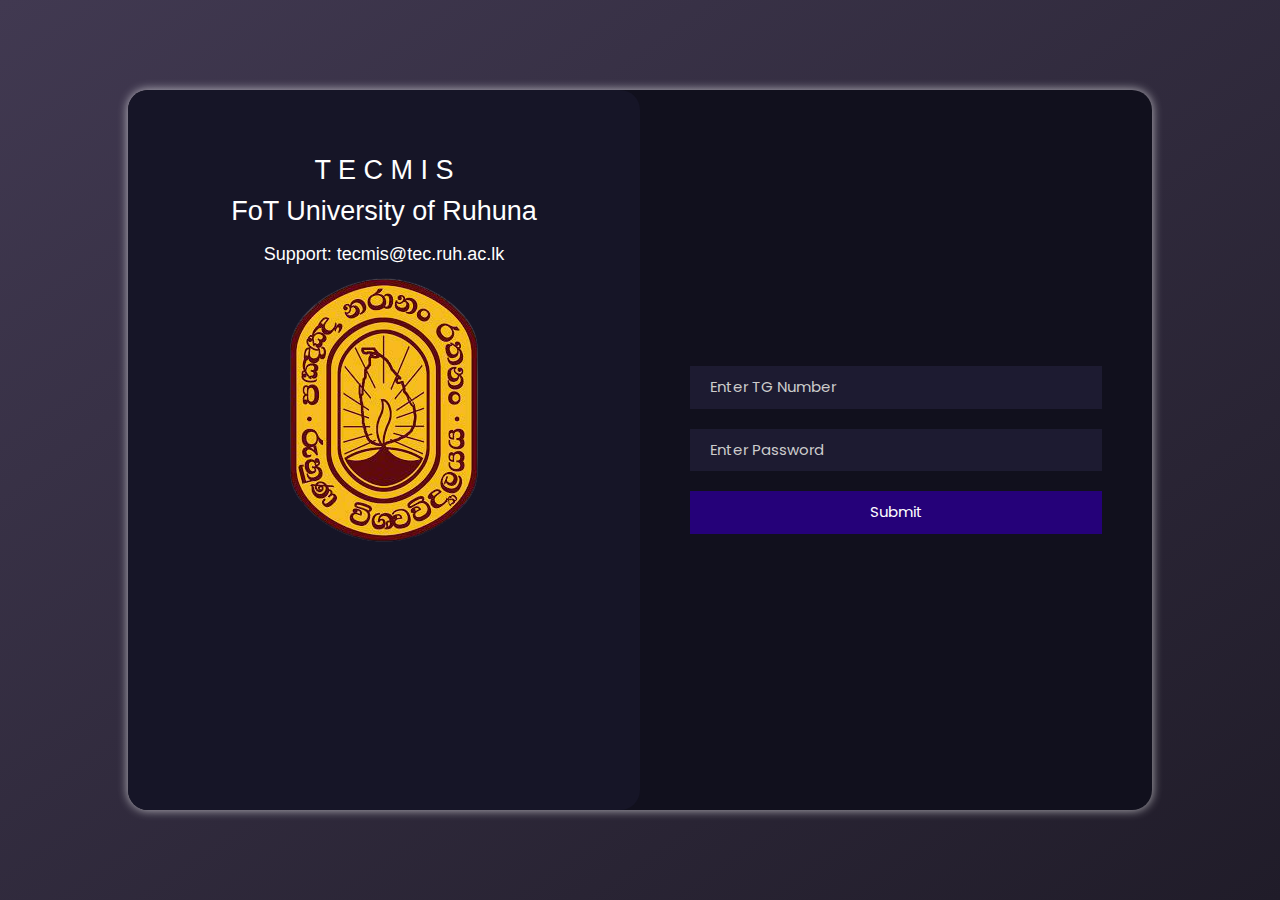
<file: techmis_new/index.html>
<!DOCTYPE html>
<!-- Created by CodingLab |www.youtube.com/c/CodingLabYT-->
<html lang="en" dir="ltr">
  <head>
    <meta charset="UTF-8" />
    <title>T E C M I S | FoT University of Ruhuna</title>
    <link rel="stylesheet" href="style.css" />
    <!-- Boxicons CDN Link -->
    <link
      href="https://unpkg.com/boxicons@2.0.7/css/boxicons.min.css"
      rel="stylesheet"
    />
    <link rel="stylesheet" href="https://www.w3schools.com/w3css/4/w3.css" />
    <meta name="viewport" content="width=device-width, initial-scale=1.0" />
  </head>
  <body>
    <section class="login">
        <div class="col login-section" style="margin: 0;padding: 0;">
          
        <div class="details" style="border-radius: 20px;">
          <h1 style="text-align: center;font-size: 1.8rem;">T E C M I S <br> FoT University of Ruhuna</h1>
          <h2 style="text-align: center;font-size: 1.2rem;">Support: tecmis@tec.ruh.ac.lk
            </h2>
          <div class="logo-img"><img src="assets/img/logo.png" alt=""></div>
            
        </div>
        <div class="login-form-container">
    <form action="dashboard.html">
      <div class="form-control">
        <input
          class=""
          type="text"
          placeholder="Enter TG Number"
        />
      </div>
      <div class="form-control">
        <input
          class=""
          type="password"
          placeholder="Enter Password"
        />
        
      </div>
      <button class="submit">Submit</button>
    </form>
        </div>
        
        
        
        </div>
      </div>
    </section>

    <script src="script.js"></script>
  </body>
</html>
</file>
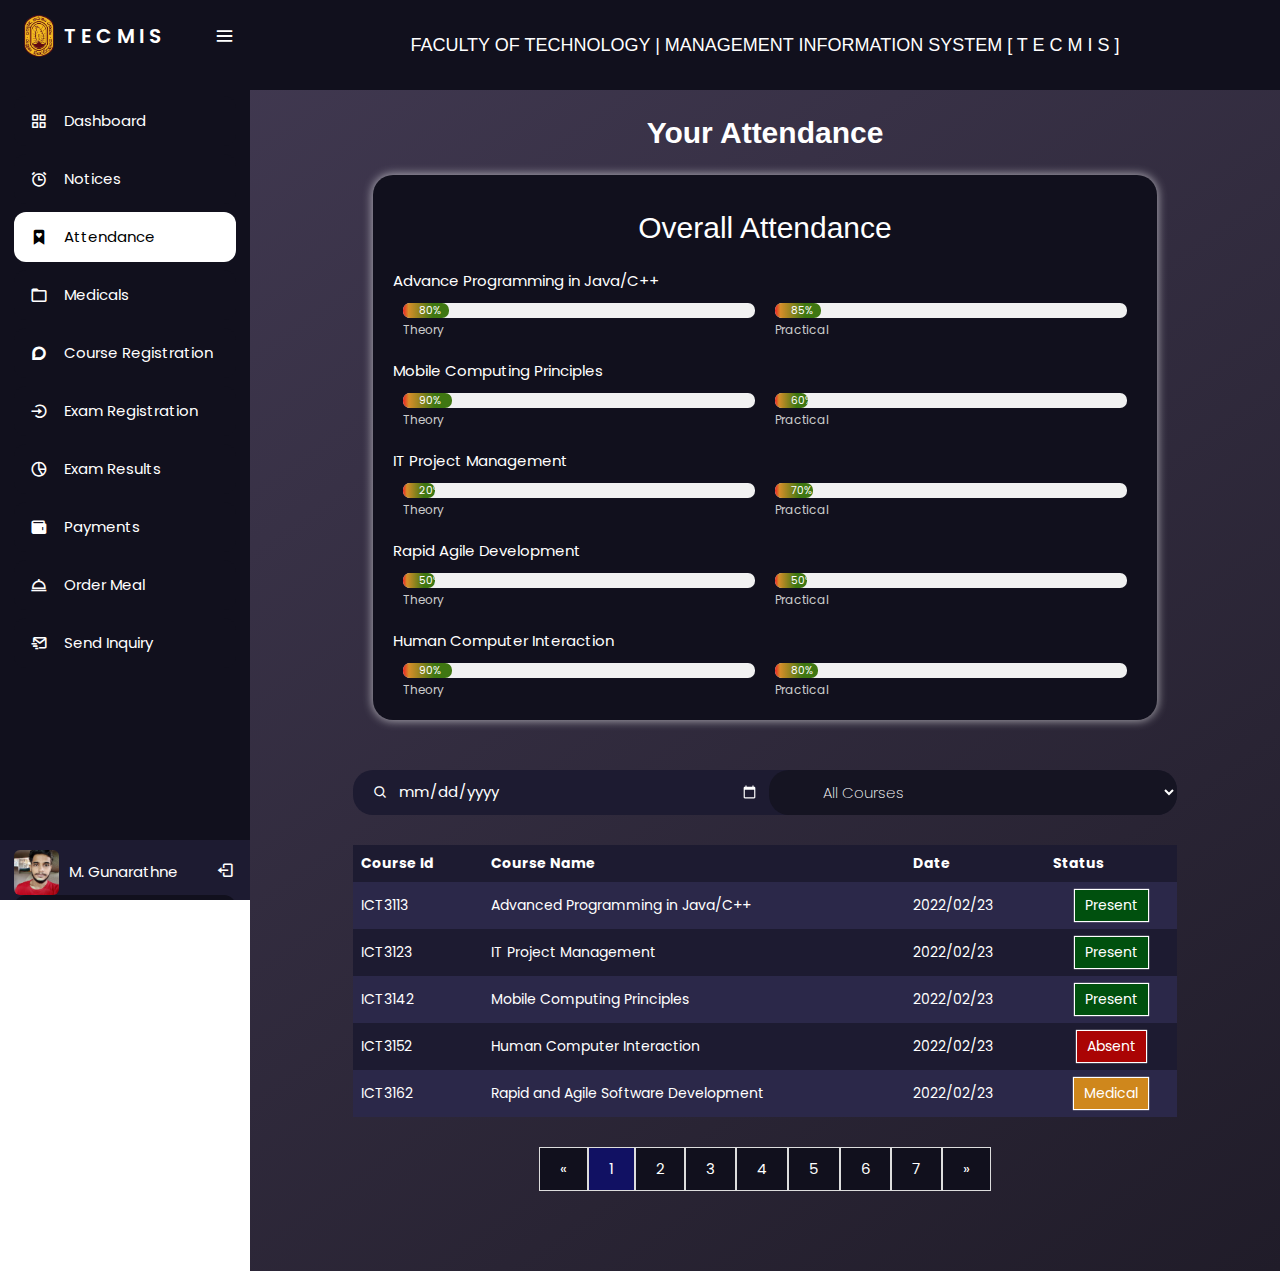
<file: techmis_new/attendance.html>
<!DOCTYPE html>
<!-- Created by CodingLab |www.youtube.com/c/CodingLabYT-->
<html lang="en" dir="ltr">
  <head>
    <meta charset="UTF-8" />
    <title>T E C M I S | FoT University of Ruhuna</title>
    <link rel="stylesheet" href="style.css" />
    <!-- Boxicons CDN Link -->
    <link
      href="https://unpkg.com/boxicons@2.0.7/css/boxicons.min.css"
      rel="stylesheet"
    />
    <script src="https://ajax.googleapis.com/ajax/libs/jquery/3.6.0/jquery.min.js"></script>
    <link rel="stylesheet" href="https://www.w3schools.com/w3css/4/w3.css" />
    <meta name="viewport" content="width=device-width, initial-scale=1.0" />
  </head>
  <body>
    <div class="sidebar open">
      <div class="logo-details">
        <img class="logo" src="assets/img/logo.png" alt="" />
        <div class="logo_name">T E C M I S</div>
        <i class="bx bx-menu" id="btn"></i>
      </div>
      <ul class="nav-list">
        <li>
          <a href="dashboard.html">
            <i class="bx bx-grid-alt"></i>
            <span class="links_name">Dashboard</span>
          </a>
          <span class="tooltip">Dashboard</span>
        </li>
        <li>
          <a href="notices.html">
            <i class="bx bx-alarm"></i>
            <span class="links_name">Notices</span>
          </a>
          <span class="tooltip">Notices</span>
        </li>
        <li>
          <a href="attendance.html" class="active">
            <i class="bx bxs-bookmark-heart"></i>
            <span class="links_name">Attendance</span>
          </a>
          <span class="tooltip">Attendance</span>
        </li>
        <li>
          <a href="medicals.html">
            <i class="bx bx-folder"></i>
            <span class="links_name">Medicals</span>
          </a>
          <span class="tooltip">Medicals</span>
        </li>
        <li>
          <a href="courses.html">
            <i class="bx bxl-discourse"></i>
            <span class="links_name">Course Registration</span>
          </a>
          <span class="tooltip">Course Registration</span>
        </li>
        <li>
          <a href="exams.html">
            <i class="bx bx-log-in-circle"></i>
            <span class="links_name">Exam Registration</span>
          </a>
          <span class="tooltip">Exam Registration</span>
        </li>
        <li>
          <a href="results.html">
            <i class="bx bx-pie-chart-alt-2"></i>
            <span class="links_name">Exam Results</span>
          </a>
          <span class="tooltip">Exam Results</span>
        </li>
        <li>
          <a href="payments.html">
            <i class="bx bxs-wallet"></i>
            <span class="links_name">Payments</span>
          </a>
          <span class="tooltip">Payments</span>
        </li>
        <li>
          <a href="meals.html">
            <i class="bx bx-dish"></i>
            <span class="links_name">Order Meal</span>
          </a>
          <span class="tooltip">Order Meal</span>
        </li>
        <li>
          <a href="contact.html">
            <i class="bx bx-mail-send"></i>
            <span class="links_name">Send Inquiry</span>
          </a>
          <span class="tooltip">Send Inquiry</span>
        </li>

        <li class="profile">
          <div class="profile-details">
            <img src="assets/img/profile.jpg" alt="profileImg" />
            <div class="name_job">
              <div class="name">M. Gunarathne</div>
            </div>
          </div>
          <a href="index.html"><i class="bx bx-log-out" id="log_out"></i></a>
        </li>
      </ul>
    </div>
    <section class="home-section">
      <div class="top-bar">
        <h1 class="title">
          Faculty of Technology | Management Information System [ T E C M I S ]
        </h1>
      </div>
      <h2 class="page-title">Your Attendance</h2>
      <div
        class="dashboard-body"
        style="display: block; width: 80%; margin: auto; padding-top: 0"
      >
        <div class="col col-left">
          <h2 class="sub-title">Overall Attendance</h2>
          <div class="attendance-box">
            <p class="course-title">Advance Programming in Java/C++</p>
            <div class="att-bar-row">
              <div class="overall-attendance">
                <div class="w3-light-grey att-container">
                  <div
                    class="w3-container w3-green w3-center progress-bar progress-text"
                    data="80%"
                  >
                    80%
                  </div>
                </div>
                <small>Theory</small>
              </div>

              <div class="overall-attendance">
                <div class="w3-light-grey att-container">
                  <div
                    class="w3-container w3-green w3-center progress-bar progress-text"
                    data="85%"
                  >
                    85%
                  </div>
                </div>
                <small>Practical</small>
              </div>
            </div>
          </div>
          <div class="attendance-box">
            <p class="course-title">Mobile Computing Principles</p>
            <div class="att-bar-row">
              <div class="overall-attendance">
                <div class="w3-light-grey att-container">
                  <div
                    class="w3-container w3-green w3-center progress-bar progress-text"
                    data="90%"
                  >
                    90%
                  </div>
                </div>
                <small>Theory</small>
              </div>

              <div class="overall-attendance">
                <div class="w3-light-grey att-container">
                  <div
                    class="w3-container w3-green w3-center progress-bar progress-text"
                    data="60%"
                  >
                    60%
                  </div>
                </div>
                <small>Practical</small>
              </div>
            </div>
          </div>
          <div class="attendance-box">
            <p class="course-title">IT Project Management</p>
            <div class="att-bar-row">
              <div class="overall-attendance">
                <div class="w3-light-grey att-container">
                  <div
                    class="w3-container w3-green w3-center progress-bar progress-text"
                    data="20%"
                  >
                    20%
                  </div>
                </div>
                <small>Theory</small>
              </div>

              <div class="overall-attendance">
                <div class="w3-light-grey att-container">
                  <div
                    class="w3-container w3-green w3-center progress-bar progress-text"
                    data="70%"
                  >
                    70%
                  </div>
                </div>
                <small>Practical</small>
              </div>
            </div>
          </div>
          <div class="attendance-box">
            <p class="course-title">Rapid Agile Development</p>
            <div class="att-bar-row">
              <div class="overall-attendance">
                <div class="w3-light-grey att-container">
                  <div
                    class="w3-container w3-green w3-center progress-bar progress-text"
                    data="50%"
                  >
                    50%
                  </div>
                </div>
                <small>Theory</small>
              </div>

              <div class="overall-attendance">
                <div class="w3-light-grey att-container">
                  <div
                    class="w3-container w3-green w3-center progress-bar progress-text"
                    data="50%"
                  >
                    50%
                  </div>
                </div>
                <small>Practical</small>
              </div>
            </div>
          </div>
          <div class="attendance-box">
            <p class="course-title">Human Computer Interaction</p>
            <div class="att-bar-row">
              <div class="overall-attendance">
                <div class="w3-light-grey att-container">
                  <div
                    class="w3-container w3-green w3-center progress-bar progress-text"
                    data="90%"
                  >
                    90%
                  </div>
                </div>
                <small>Theory</small>
              </div>

              <div class="overall-attendance">
                <div class="w3-light-grey att-container">
                  <div
                    class="w3-container w3-green w3-center progress-bar progress-text"
                    data="80%"
                  >
                    80%
                  </div>
                </div>
                <small>Practical</small>
              </div>
            </div>
          </div>
        </div>
      </div>
      <div class="search-bar" style="margin: auto; margin-top: 50px">
        <div
          style="
            display: flex;
            justify-content: flex-start;
            align-items: center;
          "
        >
          <i class="bx bx-search"></i>
          <input
            class=""
            type="date"
            name="end"
            id=""
            placeholder="Select
        Medical Start Date"
          />
        </div>

        <select name="" id="" class="category-filter">
          <option value="">All Courses</option>
          <option value="">Advanced Programming in Java/C++</option>
          <option value="">IT Project Management</option>
          <option value="">Mobile Computing Principles</option>
          <option value="">Human Computer Interaction</option>
          <option value="">Rapid and Agile Software Development</option>
        </select>
      </div>
      <table
        class="notice-table all-table"
        style="width: 80%; margin: auto; margin-top: 30px"
      >
        <tr class="heading">
          <th>Course Id</th>
          <th>Course Name</th>
          <th>Date</th>
          <th>Status</th>
        </tr>
        <tr>
          <td>ICT3113</td>
          <td>Advanced Programming in Java/C++</td>
          <td>2022/02/23</td>
          <td class="status-box">
            <span class="status approved">Present</span>
          </td>
        </tr>
        <tr>
          <td>ICT3123</td>
          <td>IT Project Management</td>
          <td>2022/02/23</td>
          <td class="status-box">
            <span class="status approved">Present</span>
          </td>
        </tr>
        <tr>
          <td>ICT3142</td>
          <td>Mobile Computing Principles</td>
          <td>2022/02/23</td>
          <td class="status-box">
            <span class="status approved">Present</span>
          </td>
        </tr>
        <tr>
          <td>ICT3152</td>
          <td>Human Computer Interaction</td>
          <td>2022/02/23</td>
          <td class="status-box">
            <span class="status cancelled">Absent</span>
          </td>
        </tr>
        <tr>
          <td>ICT3162</td>
          <td>Rapid and Agile Software Development</td>
          <td>2022/02/23</td>
          <td class="status-box">
            <span class="status pending">Medical</span>
          </td>
        </tr>
      </table>
      <div class="b-pagination-outer" style="margin-top: 30px">
        <ul id="border-pagination">
          <li><a class="" href="#">«</a></li>
          <li><a href="#" class="active">1</a></li>
          <li><a href="#">2</a></li>
          <li><a href="#">3</a></li>
          <li><a href="#">4</a></li>
          <li><a href="#">5</a></li>
          <li><a href="#">6</a></li>
          <li><a href="#">7</a></li>
          <li><a href="#">»</a></li>
        </ul>
      </div>
    </section>

    <script src="script.js"></script>
    <script src="https://ajax.googleapis.com/ajax/libs/jquery/3.6.0/jquery.min.js"></script>
    <script>
      $(".progress-bar").each(function () {
        let x = $(this).attr("data");
        $(this).animate({ width: x }, 3000);
      });
    </script>
  </body>
</html>
</file>
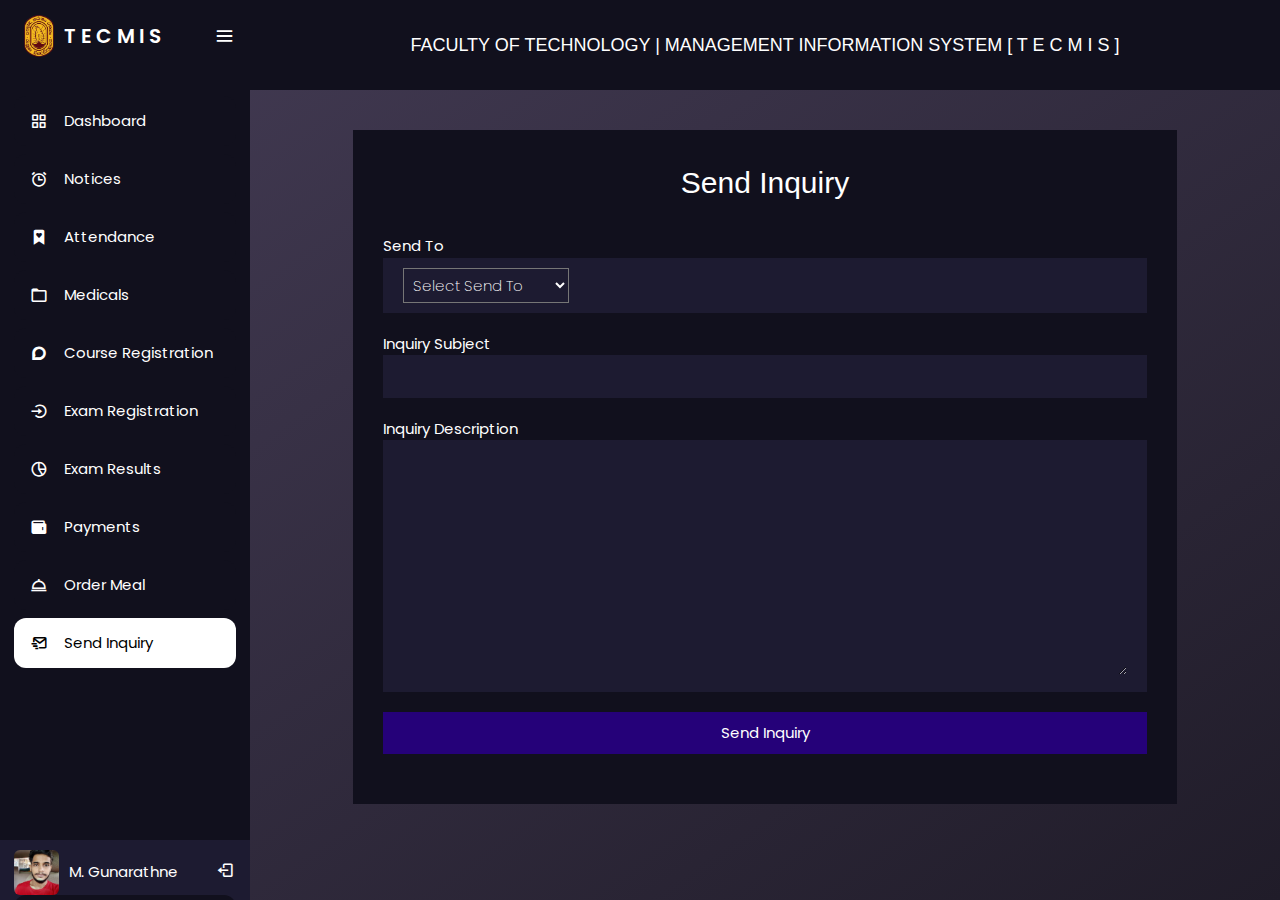
<file: techmis_new/contact.html>
<!DOCTYPE html>
<!-- Created by CodingLab |www.youtube.com/c/CodingLabYT-->
<html lang="en" dir="ltr">
  <head>
    <meta charset="UTF-8" />
    <title>T E C M I S | FoT University of Ruhuna</title>
    <link rel="stylesheet" href="style.css" />
    <!-- Boxicons CDN Link -->
    <link
      href="https://unpkg.com/boxicons@2.0.7/css/boxicons.min.css"
      rel="stylesheet"
    />
    <script src="https://ajax.googleapis.com/ajax/libs/jquery/3.6.0/jquery.min.js"></script>
    <link rel="stylesheet" href="https://www.w3schools.com/w3css/4/w3.css" />
    <meta name="viewport" content="width=device-width, initial-scale=1.0" />
  </head>
  <body>
    <div class="sidebar open">
      <div class="logo-details">
        <img class="logo" src="assets/img/logo.png" alt="" />
        <div class="logo_name">T E C M I S</div>
        <i class="bx bx-menu" id="btn"></i>
      </div>
      <ul class="nav-list">
        <li>
          <a href="dashboard.html">
            <i class="bx bx-grid-alt"></i>
            <span class="links_name">Dashboard</span>
          </a>
          <span class="tooltip">Dashboard</span>
        </li>
        <li>
          <a href="notices.html">
            <i class="bx bx-alarm"></i>
            <span class="links_name">Notices</span>
          </a>
          <span class="tooltip">Notices</span>
        </li>
        <li>
          <a href="attendance.html">
            <i class="bx bxs-bookmark-heart"></i>
            <span class="links_name">Attendance</span>
          </a>
          <span class="tooltip">Attendance</span>
        </li>
        <li>
          <a href="medicals.html">
            <i class="bx bx-folder"></i>
            <span class="links_name">Medicals</span>
          </a>
          <span class="tooltip">Medicals</span>
        </li>
        <li>
          <a href="courses.html">
            <i class="bx bxl-discourse"></i>
            <span class="links_name">Course Registration</span>
          </a>
          <span class="tooltip">Course Registration</span>
        </li>
        <li>
          <a href="exams.html">
            <i class="bx bx-log-in-circle"></i>
            <span class="links_name">Exam Registration</span>
          </a>
          <span class="tooltip">Exam Registration</span>
        </li>
        <li>
          <a href="results.html">
            <i class="bx bx-pie-chart-alt-2"></i>
            <span class="links_name">Exam Results</span>
          </a>
          <span class="tooltip">Exam Results</span>
        </li>
        <li>
          <a href="payments.html">
            <i class="bx bxs-wallet"></i>
            <span class="links_name">Payments</span>
          </a>
          <span class="tooltip">Payments</span>
        </li>
        <li>
          <a href="meals.html">
            <i class="bx bx-dish"></i>
            <span class="links_name">Order Meal</span>
          </a>
          <span class="tooltip">Order Meal</span>
        </li>
        <li>
          <a href="contact.html" class="active">
            <i class="bx bx-mail-send"></i>
            <span class="links_name">Send Inquiry</span>
          </a>
          <span class="tooltip">Send Inquiry</span>
        </li>

        <li class="profile">
          <div class="profile-details">
            <img src="assets/img/profile.jpg" alt="profileImg" />
            <div class="name_job">
              <div class="name">M. Gunarathne</div>
            </div>
          </div>
          <a href="index.html"><i class="bx bx-log-out" id="log_out"></i></a>
        </li>
      </ul>
    </div>
    <section class="home-section">
      <div class="top-bar">
        <h1 class="title">
          Faculty of Technology | Management Information System [ T E C M I S ]
        </h1>
      </div>

      <div class="dashboard-body"></div>
      <div class="medical-form">
        <h2 class="sub-heading">Send Inquiry</h2>
        <form action="" class="medical">
          <label class="form-lable" for="reason">Send To</label>

          <div class="form-control">
            <select name="" id="meal-time" class="form-select" required>
              <option class="option" value="">Select Send To</option>
              <option class="option" value="shroff">Dean</option>
              <option class="option" value="bank">Assistant Registrar</option>
              <option class="option" value="card">Mentor</option>
            </select>
          </div>
          <label class="form-lable" for="start">Inquiry Subject</label>
          <div class="form-control">
            <input
              type="text"
              name=""
              id=""
              placeholder=""
              minlength="4"
              required
            />
          </div>
          <label class="form-lable" for="start">Inquiry Description</label>
          <div class="form-control">
            <textarea
              class="inquiry-desciption"
              name=""
              id=""
              cols="30"
              rows="10"
              required
            ></textarea>
          </div>
          <button class="submit">Send Inquiry</button>
        </form>
      </div>
    </section>

    <script src="script.js"></script>
    <script>
      // Menu resize
      function mobileMenuResize() {
        if ($(window).width() < 1000) {
          $(".sidebar").removeClass("open");
        } else {
          $(".sidebar").addClass("open");
        }
      }

      $(window).on("resize", function () {
        mobileMenuResize();
      });
      $(document).ready(function () {
        mobileMenuResize();
      });
    </script>
  </body>
</html>
</file>
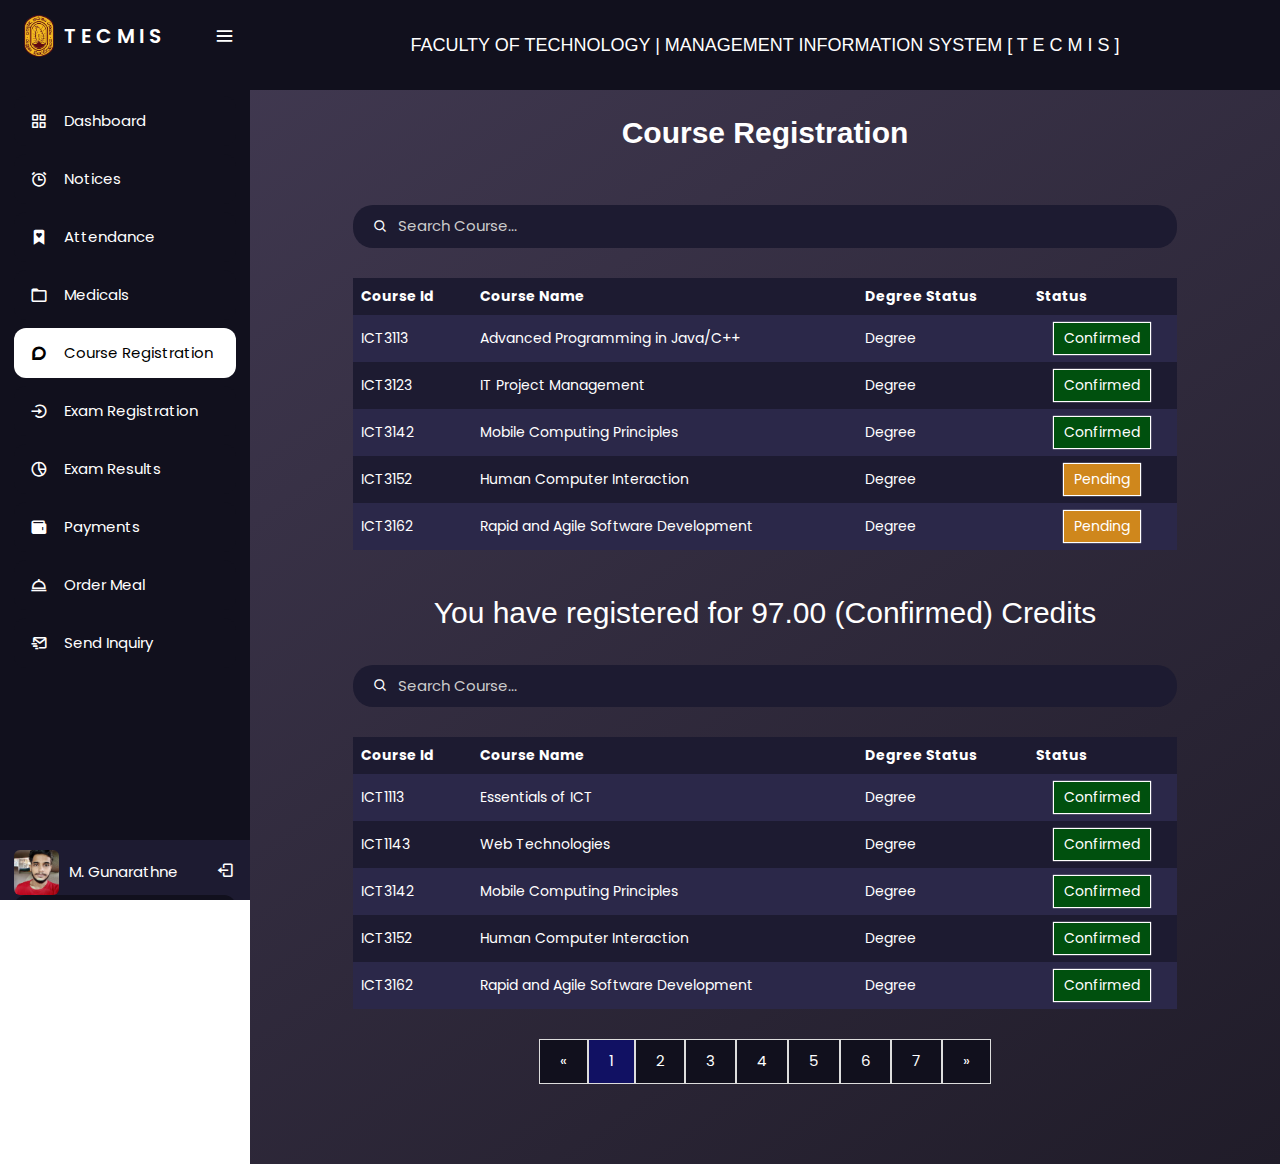
<file: techmis_new/courses.html>
<!DOCTYPE html>
<!-- Created by CodingLab |www.youtube.com/c/CodingLabYT-->
<html lang="en" dir="ltr">
  <head>
    <meta charset="UTF-8" />
    <title>T E C M I S | FoT University of Ruhuna</title>
    <link rel="stylesheet" href="style.css" />
    <!-- Boxicons CDN Link -->
    <link
      href="https://unpkg.com/boxicons@2.0.7/css/boxicons.min.css"
      rel="stylesheet"
    />
    <script src="https://ajax.googleapis.com/ajax/libs/jquery/3.6.0/jquery.min.js"></script>
    <link rel="stylesheet" href="https://www.w3schools.com/w3css/4/w3.css" />
    <meta name="viewport" content="width=device-width, initial-scale=1.0" />
  </head>
  <body>
    <div class="sidebar open">
      <div class="logo-details">
        <img class="logo" src="assets/img/logo.png" alt="" />
        <div class="logo_name">T E C M I S</div>
        <i class="bx bx-menu" id="btn"></i>
      </div>
      <ul class="nav-list">
        <li>
          <a href="dashboard.html">
            <i class="bx bx-grid-alt"></i>
            <span class="links_name">Dashboard</span>
          </a>
          <span class="tooltip">Dashboard</span>
        </li>
        <li>
          <a href="notices.html">
            <i class="bx bx-alarm"></i>
            <span class="links_name">Notices</span>
          </a>
          <span class="tooltip">Notices</span>
        </li>
        <li>
          <a href="attendance.html">
            <i class="bx bxs-bookmark-heart"></i>
            <span class="links_name">Attendance</span>
          </a>
          <span class="tooltip">Attendance</span>
        </li>
        <li>
          <a href="medicals.html">
            <i class="bx bx-folder"></i>
            <span class="links_name">Medicals</span>
          </a>
          <span class="tooltip">Medicals</span>
        </li>
        <li>
          <a href="courses.html" class="active">
            <i class="bx bxl-discourse"></i>
            <span class="links_name">Course Registration</span>
          </a>
          <span class="tooltip">Course Registration</span>
        </li>
        <li>
          <a href="exams.html">
            <i class="bx bx-log-in-circle"></i>
            <span class="links_name">Exam Registration</span>
          </a>
          <span class="tooltip">Exam Registration</span>
        </li>
        <li>
          <a href="results.html">
            <i class="bx bx-pie-chart-alt-2"></i>
            <span class="links_name">Exam Results</span>
          </a>
          <span class="tooltip">Exam Results</span>
        </li>
        <li>
          <a href="payments.html">
            <i class="bx bxs-wallet"></i>
            <span class="links_name">Payments</span>
          </a>
          <span class="tooltip">Payments</span>
        </li>
        <li>
          <a href="meals.html">
            <i class="bx bx-dish"></i>
            <span class="links_name">Order Meal</span>
          </a>
          <span class="tooltip">Order Meal</span>
        </li>
        <li>
          <a href="contact.html">
            <i class="bx bx-mail-send"></i>
            <span class="links_name">Send Inquiry</span>
          </a>
          <span class="tooltip">Send Inquiry</span>
        </li>

        <li class="profile">
          <div class="profile-details">
            <img src="assets/img/profile.jpg" alt="profileImg" />
            <div class="name_job">
              <div class="name">M. Gunarathne</div>
            </div>
          </div>
          <a href="index.html"><i class="bx bx-log-out" id="log_out"></i></a>
        </li>
      </ul>
    </div>
    <section class="home-section">
      <div class="top-bar">
        <h1 class="title">
          Faculty of Technology | Management Information System [ T E C M I S ]
        </h1>
      </div>
      <h2 class="page-title">Course Registration</h2>
      <div class="dashboard-body">
        <div class="search-bar">
          <div
            style="
              display: flex;
              justify-content: flex-start;
              align-items: center;
            "
          >
            <i class="bx bx-search"></i>
            <input type="text" placeholder="Search Course..." />
          </div>
        </div>
        <table class="notice-table all-table">
          <tr class="heading">
            <th>Course Id</th>
            <th>Course Name</th>
            <th>Degree Status</th>
            <th>Status</th>
          </tr>
          <tr>
            <td>ICT3113</td>
            <td>Advanced Programming in Java/C++</td>
            <td>Degree</td>
            <td class="status-box">
              <span class="status approved">Confirmed</span>
            </td>
          </tr>
          <tr>
            <td>ICT3123</td>
            <td>IT Project Management</td>
            <td>Degree</td>
            <td class="status-box">
              <span class="status approved">Confirmed</span>
            </td>
          </tr>
          <tr>
            <td>ICT3142</td>
            <td>Mobile Computing Principles</td>
            <td>Degree</td>
            <td class="status-box">
              <span class="status approved">Confirmed</span>
            </td>
          </tr>
          <tr>
            <td>ICT3152</td>
            <td>Human Computer Interaction</td>
            <td>Degree</td>
            <td class="status-box"><span class="status">Pending</span></td>
          </tr>
          <tr>
            <td>ICT3162</td>
            <td>Rapid and Agile Software Development</td>
            <td>Degree</td>
            <td class="status-box"><span class="status">Pending</span></td>
          </tr>
        </table>
      </div>

      <h2 class="sub-heading">
        You have registered for 97.00 (Confirmed) Credits
      </h2>
      <div class="search-bar" style="margin: auto; margin-bottom: 30px">
        <div
          style="
            display: flex;
            justify-content: flex-start;
            align-items: center;
          "
        >
          <i class="bx bx-search"></i>
          <input type="text" placeholder="Search Course..." />
        </div>
      </div>
      <table class="notice-table all-table" style="margin: auto">
        <tr class="heading">
          <th>Course Id</th>
          <th>Course Name</th>
          <th>Degree Status</th>
          <th>Status</th>
        </tr>
        <tr>
          <td>ICT1113</td>
          <td>Essentials of ICT</td>
          <td>Degree</td>
          <td class="status-box">
            <span class="status approved">Confirmed</span>
          </td>
        </tr>
        <tr>
          <td>ICT1143</td>
          <td>Web Technologies</td>
          <td>Degree</td>
          <td class="status-box">
            <span class="status approved">Confirmed</span>
          </td>
        </tr>
        <tr>
          <td>ICT3142</td>
          <td>Mobile Computing Principles</td>
          <td>Degree</td>
          <td class="status-box">
            <span class="status approved">Confirmed</span>
          </td>
        </tr>
        <tr>
          <td>ICT3152</td>
          <td>Human Computer Interaction</td>
          <td>Degree</td>
          <td class="status-box">
            <span class="status approved">Confirmed</span>
          </td>
        </tr>
        <tr>
          <td>ICT3162</td>
          <td>Rapid and Agile Software Development</td>
          <td>Degree</td>
          <td class="status-box">
            <span class="status approved">Confirmed</span>
          </td>
        </tr>
      </table>
      <div class="b-pagination-outer" style="margin-top: 30px">
        <ul id="border-pagination">
          <li><a class="" href="#">«</a></li>
          <li><a href="#" class="active">1</a></li>
          <li><a href="#">2</a></li>
          <li><a href="#">3</a></li>
          <li><a href="#">4</a></li>
          <li><a href="#">5</a></li>
          <li><a href="#">6</a></li>
          <li><a href="#">7</a></li>
          <li><a href="#">»</a></li>
        </ul>
      </div>
    </section>

    <script src="script.js"></script>
  </body>
</html>
</file>
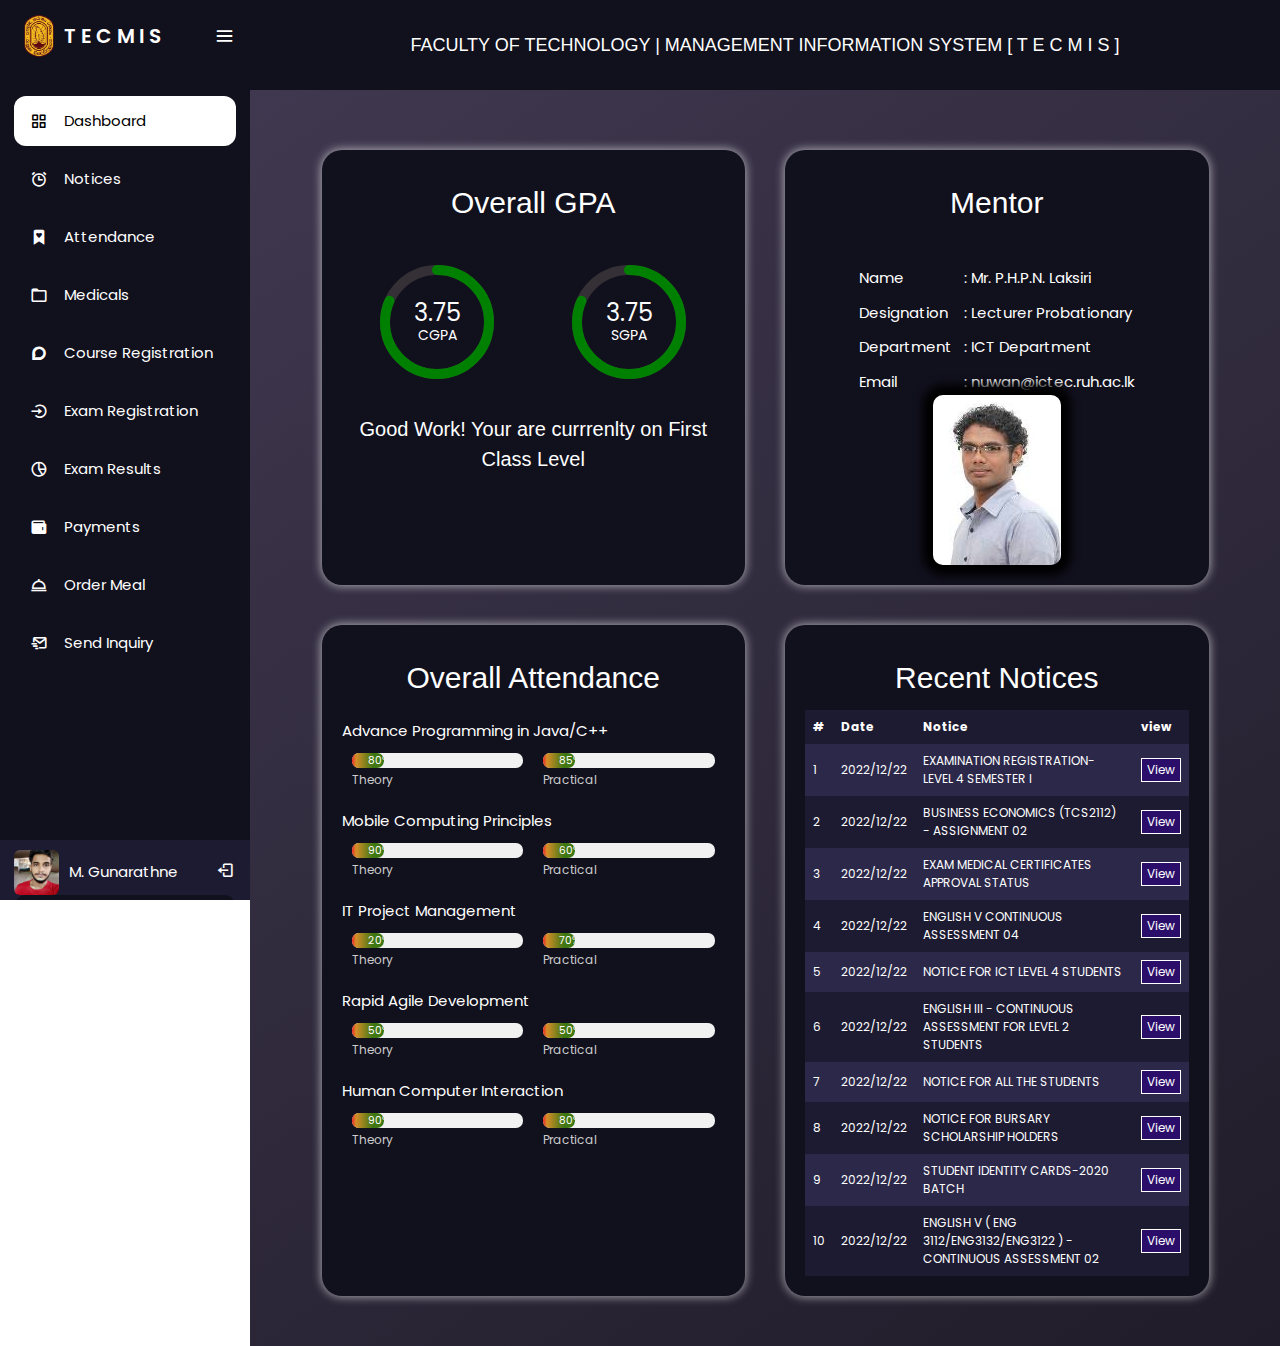
<file: techmis_new/dashboard.html>
<!DOCTYPE html>
<!-- Created by CodingLab |www.youtube.com/c/CodingLabYT-->
<html lang="en" dir="ltr">
  <head>
    <meta charset="UTF-8" />
    <title>T E C M I S | FoT University of Ruhuna</title>
    <link rel="stylesheet" href="style.css" />
    <!-- Boxicons CDN Link -->
    <link
      href="https://unpkg.com/boxicons@2.0.7/css/boxicons.min.css"
      rel="stylesheet"
    />
    <script src="https://ajax.googleapis.com/ajax/libs/jquery/3.6.0/jquery.min.js"></script>
    <link rel="stylesheet" href="https://www.w3schools.com/w3css/4/w3.css" />
    <meta name="viewport" content="width=device-width, initial-scale=1.0" />
    <style>
      .notice-table th,
      .notice-table td {
        padding: 8px;
        text-align: left;
        font-size: 12px;
      }
    </style>
  </head>
  <body>
    <div class="sidebar open">
      <div class="logo-details">
        <img class="logo" src="assets/img/logo.png" alt="" />
        <div class="logo_name">T E C M I S</div>
        <i class="bx bx-menu" id="btn"></i>
      </div>
      <ul class="nav-list">
        <li>
          <a href="dashboard.html" class="active">
            <i class="bx bx-grid-alt"></i>
            <span class="links_name">Dashboard</span>
          </a>
          <span class="tooltip">Dashboard</span>
        </li>
        <li>
          <a href="notices.html">
            <i class="bx bx-alarm"></i>
            <span class="links_name">Notices</span>
          </a>
          <span class="tooltip">Notices</span>
        </li>
        <li>
          <a href="attendance.html">
            <i class="bx bxs-bookmark-heart"></i>
            <span class="links_name">Attendance</span>
          </a>
          <span class="tooltip">Attendance</span>
        </li>
        <li>
          <a href="medicals.html">
            <i class="bx bx-folder"></i>
            <span class="links_name">Medicals</span>
          </a>
          <span class="tooltip">Medicals</span>
        </li>
        <li>
          <a href="courses.html">
            <i class="bx bxl-discourse"></i>
            <span class="links_name">Course Registration</span>
          </a>
          <span class="tooltip">Course Registration</span>
        </li>
        <li>
          <a href="exams.html">
            <i class="bx bx-log-in-circle"></i>
            <span class="links_name">Exam Registration</span>
          </a>
          <span class="tooltip">Exam Registration</span>
        </li>
        <li>
          <a href="results.html">
            <i class="bx bx-pie-chart-alt-2"></i>
            <span class="links_name">Exam Results</span>
          </a>
          <span class="tooltip">Exam Results</span>
        </li>
        <li>
          <a href="payments.html">
            <i class="bx bxs-wallet"></i>
            <span class="links_name">Payments</span>
          </a>
          <span class="tooltip">Payments</span>
        </li>
        <li>
          <a href="meals.html">
            <i class="bx bx-dish"></i>
            <span class="links_name">Order Meal</span>
          </a>
          <span class="tooltip">Order Meal</span>
        </li>
        <li>
          <a href="contact.html">
            <i class="bx bx-mail-send"></i>
            <span class="links_name">Send Inquiry</span>
          </a>
          <span class="tooltip">Send Inquiry</span>
        </li>

        <li class="profile">
          <div class="profile-details">
            <img src="assets/img/profile.jpg" alt="profileImg" />
            <div class="name_job">
              <div class="name">M. Gunarathne</div>
            </div>
          </div>
          <a href="index.html"><i class="bx bx-log-out" id="log_out"></i></a>
        </li>
      </ul>
    </div>
    <section class="home-section">
      <div class="top-bar">
        <h1 class="title">
          Faculty of Technology | Management Information System [ T E C M I S ]
        </h1>
      </div>
      <div class="dashboard-body" style="width: 90%; margin: auto">
        <div class="col col-left">
          <h2 class="sub-title">Overall GPA</h2>
          <div class="gpa-board">
            <div class="frame">
              <div>
                <div class="circle-big">
                  <div class="text">
                    3.75
                    <div class="small">CGPA</div>
                  </div>
                  <svg>
                    <circle class="bg" cx="57" cy="57" r="52"></circle>
                    <circle class="progress" cx="57" cy="57" r="52"></circle>
                  </svg>
                </div>
              </div>
            </div>
            <div class="frame">
              <div>
                <div class="circle-big">
                  <div class="text">
                    3.75
                    <div class="small">SGPA</div>
                  </div>
                  <svg>
                    <circle class="bg" cx="57" cy="57" r="52"></circle>
                    <circle class="progress" cx="57" cy="57" r="52"></circle>
                  </svg>
                </div>
              </div>
            </div>
          </div>
          <h4 style="text-align: center">
            Good Work! Your are currrenlty on First Class Level
          </h4>
        </div>
        <div class="col col-right">
          <h2 class="sub-title">Mentor</h2>

          <div class="mentor-details">
            <table>
              <tr>
                <td>Name</td>
                <td>: Mr. P.H.P.N. Laksiri</td>
              </tr>
              <tr>
                <td>Designation</td>
                <td>: Lecturer Probationary</td>
              </tr>
              <tr>
                <td>Department</td>
                <td>: ICT Department</td>
              </tr>
              <tr>
                <td>Email</td>
                <td>: nuwan@ictec.ruh.ac.lk</td>
              </tr>
            </table>
            <div class="mentor-img">
              <img src="assets/img/mentor.jpg" alt="" />
            </div>
          </div>
        </div>
      </div>
      <div class="dashboard-body" style="width: 90%; margin: auto; padding: 0">
        <div class="col col-left">
          <h2 class="sub-title">Overall Attendance</h2>
          <div class="attendance-box">
            <p class="course-title">Advance Programming in Java/C++</p>
            <div class="att-bar-row">
              <div class="overall-attendance">
                <div class="w3-light-grey att-container">
                  <div
                    class="w3-container w3-green w3-center progress-bar progress-text"
                    data="80%"
                  >
                    80%
                  </div>
                </div>
                <small>Theory</small>
              </div>

              <div class="overall-attendance">
                <div class="w3-light-grey att-container">
                  <div
                    class="w3-container w3-green w3-center progress-bar progress-text"
                    data="85%"
                  >
                    85%
                  </div>
                </div>
                <small>Practical</small>
              </div>
            </div>
          </div>
          <div class="attendance-box">
            <p class="course-title">Mobile Computing Principles</p>
            <div class="att-bar-row">
              <div class="overall-attendance">
                <div class="w3-light-grey att-container">
                  <div
                    class="w3-container w3-green w3-center progress-bar progress-text"
                    data="90%"
                  >
                    90%
                  </div>
                </div>
                <small>Theory</small>
              </div>

              <div class="overall-attendance">
                <div class="w3-light-grey att-container">
                  <div
                    class="w3-container w3-green w3-center progress-bar progress-text"
                    data="60%"
                  >
                    60%
                  </div>
                </div>
                <small>Practical</small>
              </div>
            </div>
          </div>
          <div class="attendance-box">
            <p class="course-title">IT Project Management</p>
            <div class="att-bar-row">
              <div class="overall-attendance">
                <div class="w3-light-grey att-container">
                  <div
                    class="w3-container w3-green w3-center progress-bar progress-text"
                    data="20%"
                  >
                    20%
                  </div>
                </div>
                <small>Theory</small>
              </div>

              <div class="overall-attendance">
                <div class="w3-light-grey att-container">
                  <div
                    class="w3-container w3-green w3-center progress-bar progress-text"
                    data="70%"
                  >
                    70%
                  </div>
                </div>
                <small>Practical</small>
              </div>
            </div>
          </div>
          <div class="attendance-box">
            <p class="course-title">Rapid Agile Development</p>
            <div class="att-bar-row">
              <div class="overall-attendance">
                <div class="w3-light-grey att-container">
                  <div
                    class="w3-container w3-green w3-center progress-bar progress-text"
                    data="50%"
                  >
                    50%
                  </div>
                </div>
                <small>Theory</small>
              </div>

              <div class="overall-attendance">
                <div class="w3-light-grey att-container">
                  <div
                    class="w3-container w3-green w3-center progress-bar progress-text"
                    data="50%"
                  >
                    50%
                  </div>
                </div>
                <small>Practical</small>
              </div>
            </div>
          </div>
          <div class="attendance-box">
            <p class="course-title">Human Computer Interaction</p>
            <div class="att-bar-row">
              <div class="overall-attendance">
                <div class="w3-light-grey att-container">
                  <div
                    class="w3-container w3-green w3-center progress-bar progress-text"
                    data="90%"
                  >
                    90%
                  </div>
                </div>
                <small>Theory</small>
              </div>

              <div class="overall-attendance">
                <div class="w3-light-grey att-container">
                  <div
                    class="w3-container w3-green w3-center progress-bar progress-text"
                    data="80%"
                  >
                    80%
                  </div>
                </div>
                <small>Practical</small>
              </div>
            </div>
          </div>
        </div>
        <div class="col col-right">
          <h2 class="sub-title">Recent Notices</h2>
          <table class="notice-table">
            <tr class="heading">
              <th>#</th>
              <th>Date</th>
              <th>Notice</th>
              <th>view</th>
            </tr>
            <tr>
              <td>1</td>
              <td>2022/12/22</td>
              <td>EXAMINATION REGISTRATION-LEVEL 4 SEMESTER I</td>
              <td><button class="view">View</button></td>
            </tr>
            <tr>
              <td>2</td>
              <td>2022/12/22</td>
              <td>BUSINESS ECONOMICS (TCS2112) - ASSIGNMENT 02</td>
              <td><button class="view">View</button></td>
            </tr>
            <tr>
              <td>3</td>
              <td>2022/12/22</td>
              <td>EXAM MEDICAL CERTIFICATES APPROVAL STATUS</td>
              <td><button class="view">View</button></td>
            </tr>
            <tr>
              <td>4</td>
              <td>2022/12/22</td>
              <td>ENGLISH V CONTINUOUS ASSESSMENT 04</td>
              <td><button class="view">View</button></td>
            </tr>
            <tr>
              <td>5</td>
              <td>2022/12/22</td>
              <td>NOTICE FOR ICT LEVEL 4 STUDENTS</td>
              <td><button class="view">View</button></td>
            </tr>
            <tr>
              <td>6</td>
              <td>2022/12/22</td>
              <td>ENGLISH III - CONTINUOUS ASSESSMENT FOR LEVEL 2 STUDENTS</td>
              <td><button class="view">View</button></td>
            </tr>
            <tr>
              <td>7</td>
              <td>2022/12/22</td>
              <td>NOTICE FOR ALL THE STUDENTS</td>
              <td><button class="view">View</button></td>
            </tr>
            <tr>
              <td>8</td>
              <td>2022/12/22</td>
              <td>NOTICE FOR BURSARY SCHOLARSHIP HOLDERS</td>
              <td><button class="view">View</button></td>
            </tr>
            <tr>
              <td>9</td>
              <td>2022/12/22</td>
              <td>STUDENT IDENTITY CARDS-2020 BATCH</td>
              <td><button class="view">View</button></td>
            </tr>
            <tr>
              <td>10</td>
              <td>2022/12/22</td>
              <td>
                ENGLISH V ( ENG 3112/ENG3132/ENG3122 ) - CONTINUOUS ASSESSMENT
                02
              </td>
              <td><button class="view">View</button></td>
            </tr>
          </table>
        </div>
      </div>
    </section>

    <script src="https://ajax.googleapis.com/ajax/libs/jquery/3.6.0/jquery.min.js"></script>
    <script src="script.js"></script>

    <script>
      $(".progress-bar").each(function () {
        let x = $(this).attr("data");
        $(this).animate({ width: x }, 3000);
      });

      // Menu resize
      function mobileMenuResize() {
        if ($(window).width() < 1000) {
          $(".sidebar").removeClass("open");
        } else {
          $(".sidebar").addClass("open");
        }
      }

      $(window).on("resize", function () {
        mobileMenuResize();
      });
      $(document).ready(function () {
        mobileMenuResize();
      });
    </script>
  </body>
</html>
</file>
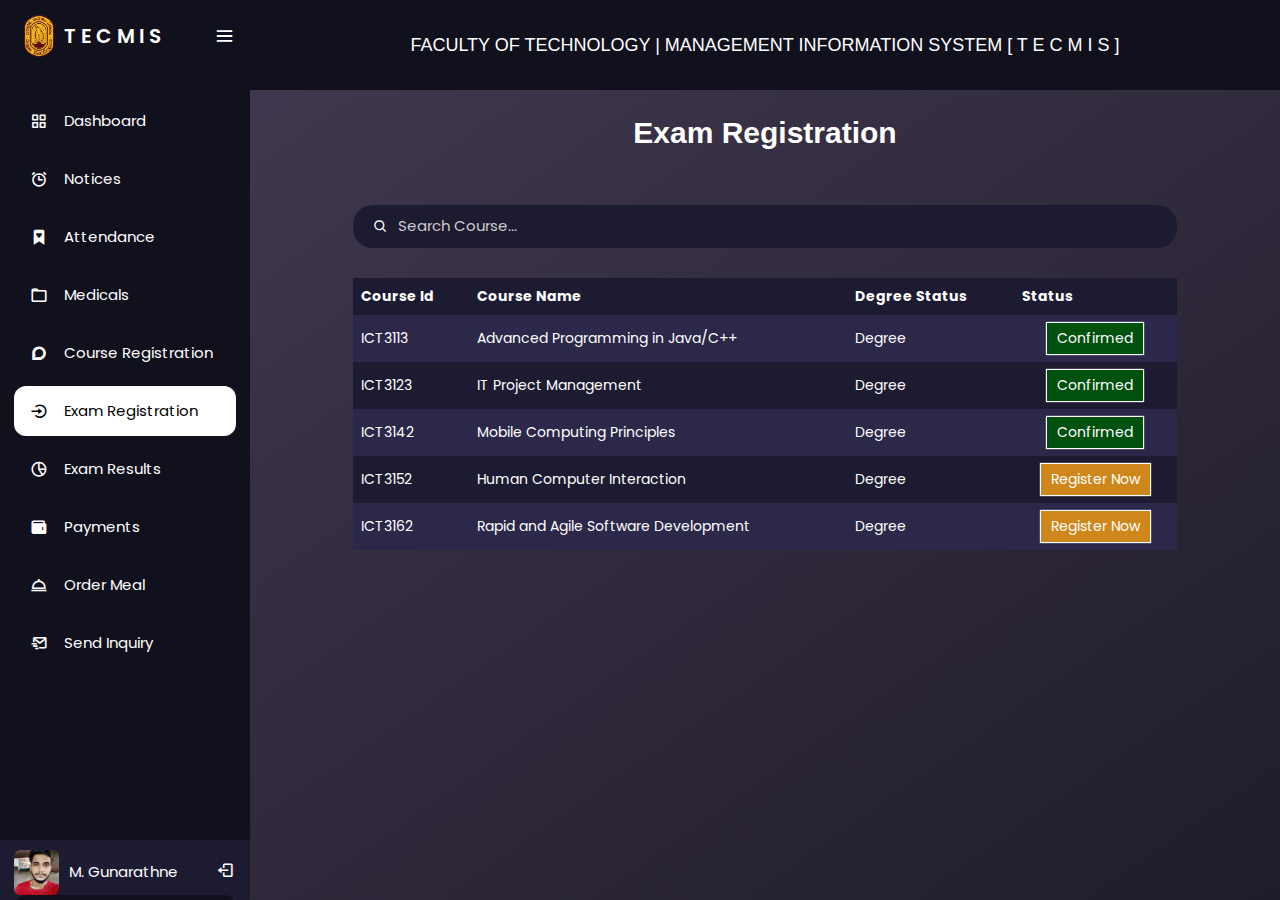
<file: techmis_new/exams.html>
<!DOCTYPE html>
<!-- Created by CodingLab |www.youtube.com/c/CodingLabYT-->
<html lang="en" dir="ltr">
  <head>
    <meta charset="UTF-8" />
    <title>T E C M I S | FoT University of Ruhuna</title>
    <link rel="stylesheet" href="style.css" />
    <!-- Boxicons CDN Link -->
    <link
      href="https://unpkg.com/boxicons@2.0.7/css/boxicons.min.css"
      rel="stylesheet"
    />
    <script src="https://ajax.googleapis.com/ajax/libs/jquery/3.6.0/jquery.min.js"></script>
    <link rel="stylesheet" href="https://www.w3schools.com/w3css/4/w3.css" />
    <meta name="viewport" content="width=device-width, initial-scale=1.0" />
  </head>
  <body>
    <div class="sidebar open">
      <div class="logo-details">
        <img class="logo" src="assets/img/logo.png" alt="" />
        <div class="logo_name">T E C M I S</div>
        <i class="bx bx-menu" id="btn"></i>
      </div>
      <ul class="nav-list">
        <li>
          <a href="dashboard.html">
            <i class="bx bx-grid-alt"></i>
            <span class="links_name">Dashboard</span>
          </a>
          <span class="tooltip">Dashboard</span>
        </li>
        <li>
          <a href="notices.html">
            <i class="bx bx-alarm"></i>
            <span class="links_name">Notices</span>
          </a>
          <span class="tooltip">Notices</span>
        </li>
        <li>
          <a href="attendance.html">
            <i class="bx bxs-bookmark-heart"></i>
            <span class="links_name">Attendance</span>
          </a>
          <span class="tooltip">Attendance</span>
        </li>
        <li>
          <a href="medicals.html">
            <i class="bx bx-folder"></i>
            <span class="links_name">Medicals</span>
          </a>
          <span class="tooltip">Medicals</span>
        </li>
        <li>
          <a href="courses.html">
            <i class="bx bxl-discourse"></i>
            <span class="links_name">Course Registration</span>
          </a>
          <span class="tooltip">Course Registration</span>
        </li>
        <li>
          <a href="exams.html" class="active">
            <i class="bx bx-log-in-circle"></i>
            <span class="links_name">Exam Registration</span>
          </a>
          <span class="tooltip">Exam Registration</span>
        </li>
        <li>
          <a href="results.html">
            <i class="bx bx-pie-chart-alt-2"></i>
            <span class="links_name">Exam Results</span>
          </a>
          <span class="tooltip">Exam Results</span>
        </li>
        <li>
          <a href="payments.html">
            <i class="bx bxs-wallet"></i>
            <span class="links_name">Payments</span>
          </a>
          <span class="tooltip">Payments</span>
        </li>
        <li>
          <a href="meals.html">
            <i class="bx bx-dish"></i>
            <span class="links_name">Order Meal</span>
          </a>
          <span class="tooltip">Order Meal</span>
        </li>
        <li>
          <a href="contact.html">
            <i class="bx bx-mail-send"></i>
            <span class="links_name">Send Inquiry</span>
          </a>
          <span class="tooltip">Send Inquiry</span>
        </li>

        <li class="profile">
          <div class="profile-details">
            <img src="assets/img/profile.jpg" alt="profileImg" />
            <div class="name_job">
              <div class="name">M. Gunarathne</div>
            </div>
          </div>
          <a href="index.html"><i class="bx bx-log-out" id="log_out"></i></a>
        </li>
      </ul>
    </div>
    <section class="home-section">
      <div class="top-bar">
        <h1 class="title">
          Faculty of Technology | Management Information System [ T E C M I S ]
        </h1>
      </div>
      <h2 class="page-title">Exam Registration</h2>
      <div class="dashboard-body">
        <div class="search-bar">
          <div
            style="
              display: flex;
              justify-content: flex-start;
              align-items: center;
            "
          >
            <i class="bx bx-search"></i>
            <input type="text" placeholder="Search Course..." />
          </div>
        </div>
        <table class="notice-table all-table">
          <tr class="heading">
            <th>Course Id</th>
            <th>Course Name</th>
            <th>Degree Status</th>
            <th>Status</th>
          </tr>
          <tr>
            <td>ICT3113</td>
            <td>Advanced Programming in Java/C++</td>
            <td>Degree</td>
            <td class="status-box">
              <span class="status approved">Confirmed</span>
            </td>
          </tr>
          <tr>
            <td>ICT3123</td>
            <td>IT Project Management</td>
            <td>Degree</td>
            <td class="status-box">
              <span class="status approved">Confirmed</span>
            </td>
          </tr>
          <tr>
            <td>ICT3142</td>
            <td>Mobile Computing Principles</td>
            <td>Degree</td>
            <td class="status-box">
              <span class="status approved">Confirmed</span>
            </td>
          </tr>
          <tr>
            <td>ICT3152</td>
            <td>Human Computer Interaction</td>
            <td>Degree</td>
            <td class="status-box"><span class="status">Register Now</span></td>
          </tr>
          <tr>
            <td>ICT3162</td>
            <td>Rapid and Agile Software Development</td>
            <td>Degree</td>
            <td class="status-box"><span class="status">Register Now</span></td>
          </tr>
        </table>
      </div>
    </section>

    <script src="script.js"></script>
  </body>
</html>
</file>
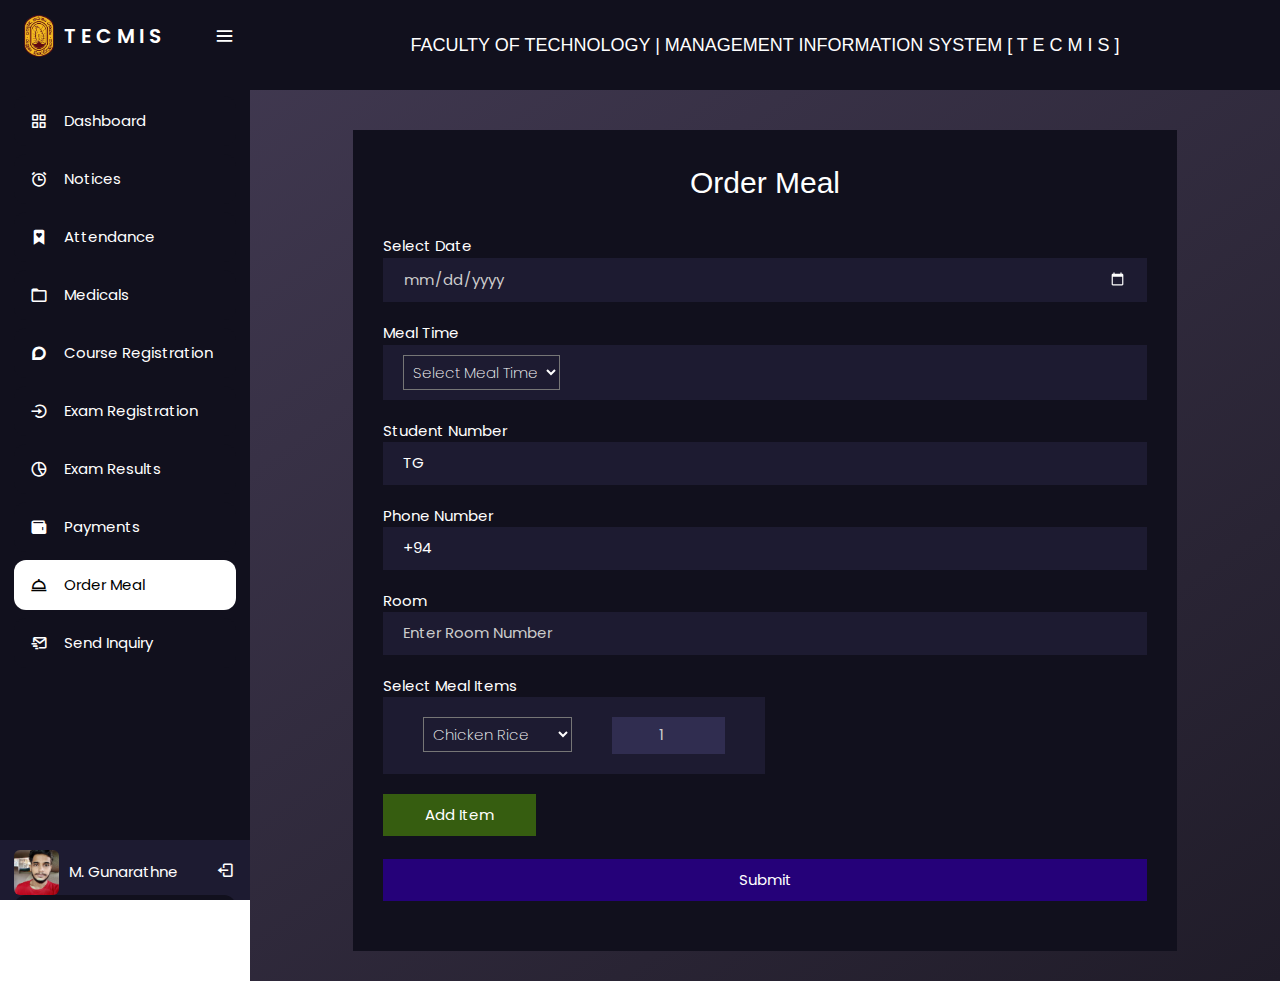
<file: techmis_new/meals.html>
<!DOCTYPE html>
<!-- Created by CodingLab |www.youtube.com/c/CodingLabYT-->
<html lang="en" dir="ltr">
  <head>
    <meta charset="UTF-8" />
    <title>T E C M I S | FoT University of Ruhuna</title>
    <link rel="stylesheet" href="style.css" />
    <!-- Boxicons CDN Link -->
    <link
      href="https://unpkg.com/boxicons@2.0.7/css/boxicons.min.css"
      rel="stylesheet"
    />
    <script src="https://ajax.googleapis.com/ajax/libs/jquery/3.6.0/jquery.min.js"></script>
    <link rel="stylesheet" href="https://www.w3schools.com/w3css/4/w3.css" />
    <meta name="viewport" content="width=device-width, initial-scale=1.0" />
  </head>
  <body>
    <div class="sidebar open">
      <div class="logo-details">
        <img class="logo" src="assets/img/logo.png" alt="" />
        <div class="logo_name">T E C M I S</div>
        <i class="bx bx-menu" id="btn"></i>
      </div>
      <ul class="nav-list">
        <li>
          <a href="dashboard.html">
            <i class="bx bx-grid-alt"></i>
            <span class="links_name">Dashboard</span>
          </a>
          <span class="tooltip">Dashboard</span>
        </li>
        <li>
          <a href="notices.html">
            <i class="bx bx-alarm"></i>
            <span class="links_name">Notices</span>
          </a>
          <span class="tooltip">Notices</span>
        </li>
        <li>
          <a href="attendance.html">
            <i class="bx bxs-bookmark-heart"></i>
            <span class="links_name">Attendance</span>
          </a>
          <span class="tooltip">Attendance</span>
        </li>
        <li>
          <a href="medicals.html">
            <i class="bx bx-folder"></i>
            <span class="links_name">Medicals</span>
          </a>
          <span class="tooltip">Medicals</span>
        </li>
        <li>
          <a href="courses.html">
            <i class="bx bxl-discourse"></i>
            <span class="links_name">Course Registration</span>
          </a>
          <span class="tooltip">Course Registration</span>
        </li>
        <li>
          <a href="exams.html">
            <i class="bx bx-log-in-circle"></i>
            <span class="links_name">Exam Registration</span>
          </a>
          <span class="tooltip">Exam Registration</span>
        </li>
        <li>
          <a href="results.html">
            <i class="bx bx-pie-chart-alt-2"></i>
            <span class="links_name">Exam Results</span>
          </a>
          <span class="tooltip">Exam Results</span>
        </li>
        <li>
          <a href="payments.html">
            <i class="bx bxs-wallet"></i>
            <span class="links_name">Payments</span>
          </a>
          <span class="tooltip">Payments</span>
        </li>
        <li>
          <a href="meals.html" class="active">
            <i class="bx bx-dish"></i>
            <span class="links_name">Order Meal</span>
          </a>
          <span class="tooltip">Order Meal</span>
        </li>
        <li>
          <a href="contact.html">
            <i class="bx bx-mail-send"></i>
            <span class="links_name">Send Inquiry</span>
          </a>
          <span class="tooltip">Send Inquiry</span>
        </li>

        <li class="profile">
          <div class="profile-details">
            <img src="assets/img/profile.jpg" alt="profileImg" />
            <div class="name_job">
              <div class="name">M. Gunarathne</div>
            </div>
          </div>
          <a href="index.html"><i class="bx bx-log-out" id="log_out"></i></a>
        </li>
      </ul>
    </div>
    <section class="home-section">
      <div class="top-bar">
        <h1 class="title">
          Faculty of Technology | Management Information System [ T E C M I S ]
        </h1>
      </div>

      <div class="dashboard-body"></div>
      <div class="medical-form">
        <h2 class="sub-heading">Order Meal</h2>
        <form action="" class="medical">
          <label class="form-lable" for="start">Select Date</label>
          <div class="form-control">
            <input
              class=""
              type="date"
              name="start"
              id=""
              placeholder="Select
            Medical Start Date"
              required
            />
          </div>
          <label class="form-lable" for="reason">Meal Time</label>

          <div class="form-control">
            <select name="" id="meal-time" class="form-select" required>
              <option class="option" value="">Select Meal Time</option>
              <option class="option" value="Breakfast">Breakfast</option>
              <option class="option" value="Lunch">Lunch</option>
              <option class="option" value="Dinner">Dinner</option>
            </select>
          </div>
          <label class="form-lable" for="start">Student Number</label>
          <div class="form-control" style="display: flex">
            <span style="padding-right: 10px">TG</span>
            <input type="text" name="" id="" minlength="6" required />
          </div>
          <label class="form-lable" for="start">Phone Number</label>
          <div class="form-control" style="display: flex">
            <span style="padding-right: 10px">+94</span>
            <input type="text" name="" id="" minlength="10" required />
          </div>
          <label class="form-lable" for="reason">Room</label>
          <div class="form-control">
            <input
              type="text"
              name="reason"
              id=""
              placeholder="Enter Room Number"
              minlength="3"
              required
            />
          </div>
          <label class="form-lable" for="reason">Select Meal Items</label>
          <div class="meal-row">
            <div class="form-control meal-items">
              <div class="form-control" style="margin: 0">
                <select name="" id="meal-time" class="form-select" required>
                  <option class="option" value="">Chicken Rice</option>
                  <option class="option" value="">Egg Rice</option>
                  <option class="option" value="">Fish Rice</option>
                  <option class="option" value="">Veggie Rice</option>
                  <option class="option" value="">Rottie</option>
                  <option class="option" value="">Vegitable Rottie</option>
                </select>
              </div>
              <div class="form-control" style="margin: 0">
                <input
                  type="number"
                  name=""
                  id=""
                  class="item-count"
                  min="1"
                  value="1"
                />
              </div>
            </div>
          </div>
          <button class="add-meals">Add Item</button><br /><br />

          <button class="submit">Submit</button>
        </form>
      </div>
    </section>

    <script src="script.js"></script>
    <script>
      let item = `<div class="form-control meal-items">
              <div class="form-control" style="margin: 0">
                <select name="" id="meal-time" class="form-select">
                  <option class="option" value="">Select Meal</option>
                  <option class="option" value="chickenrice">Chicken Rice</option>
                  <option class="option" value="eggrice">Egg Rice</option>
                  <option class="option" value="fishrice">Fish Rice</option>
                  <option class="option" value="veggierice">Veggie Rice</option>
                  <option class="option" value="rottie">Rottie</option>
                  <option class="option" value="vegitablerottie">Vegitable Rottie</option>
                </select>
              </div>
              <div class="form-control" style="margin: 0">
                <input type="number" name="" id=""  class="item-count"
                min="1" value="1">
              </div>
            </div>`;

      $(".add-meals").click(function () {
        event.preventDefault();
        $(".meal-row").append(item);
      });

      // Menu resize
      function mobileMenuResize() {
        if ($(window).width() < 1000) {
          $(".sidebar").removeClass("open");
        } else {
          $(".sidebar").addClass("open");
        }
      }

      $(window).on("resize", function () {
        mobileMenuResize();
      });
      $(document).ready(function () {
        mobileMenuResize();
      });
    </script>
  </body>
</html>
</file>
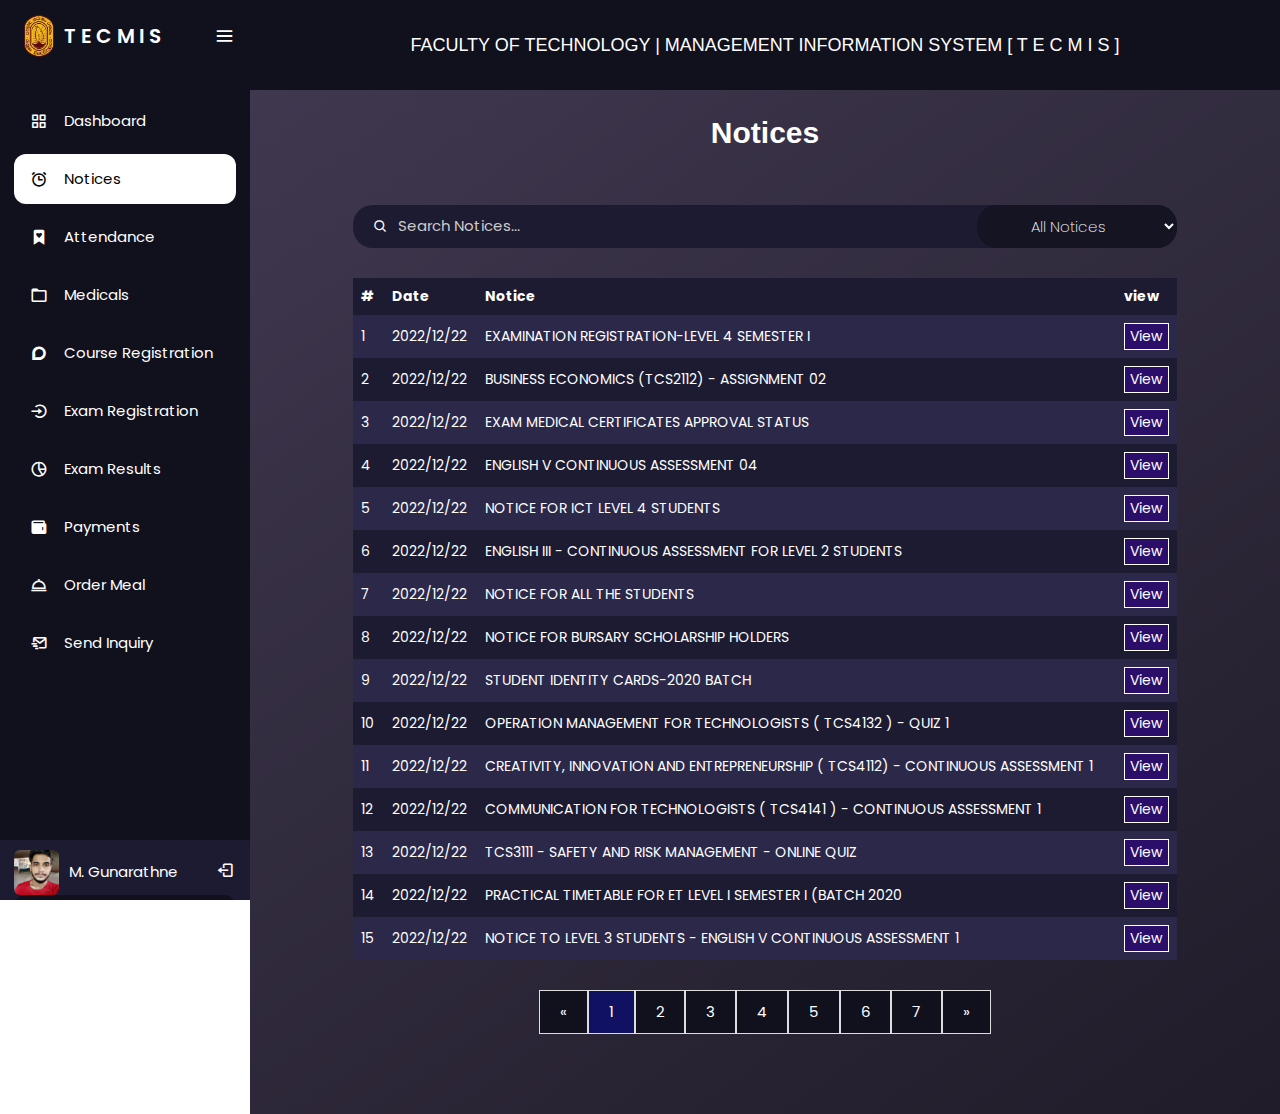
<file: techmis_new/notices.html>
<!DOCTYPE html>
<!-- Created by CodingLab |www.youtube.com/c/CodingLabYT-->
<html lang="en" dir="ltr">
  <head>
    <meta charset="UTF-8" />
    <title>T E C M I S | FoT University of Ruhuna</title>
    <link rel="stylesheet" href="style.css" />
    <!-- Boxicons CDN Link -->
    <link
      href="https://unpkg.com/boxicons@2.0.7/css/boxicons.min.css"
      rel="stylesheet"
    />
    <script src="https://ajax.googleapis.com/ajax/libs/jquery/3.6.0/jquery.min.js"></script>
    <link rel="stylesheet" href="https://www.w3schools.com/w3css/4/w3.css" />
    <meta name="viewport" content="width=device-width, initial-scale=1.0" />
  </head>
  <body>
    <div class="sidebar open">
      <div class="logo-details">
        <img class="logo" src="assets/img/logo.png" alt="" />
        <div class="logo_name">T E C M I S</div>
        <i class="bx bx-menu" id="btn"></i>
      </div>
      <ul class="nav-list">
        <li>
          <a href="dashboard.html">
            <i class="bx bx-grid-alt"></i>
            <span class="links_name">Dashboard</span>
          </a>
          <span class="tooltip">Dashboard</span>
        </li>
        <li>
          <a href="notices.html" class="active">
            <i class="bx bx-alarm"></i>
            <span class="links_name">Notices</span>
          </a>
          <span class="tooltip">Notices</span>
        </li>
        <li>
          <a href="attendance.html">
            <i class="bx bxs-bookmark-heart"></i>
            <span class="links_name">Attendance</span>
          </a>
          <span class="tooltip">Attendance</span>
        </li>
        <li>
          <a href="medicals.html">
            <i class="bx bx-folder"></i>
            <span class="links_name">Medicals</span>
          </a>
          <span class="tooltip">Medicals</span>
        </li>
        <li>
          <a href="courses.html">
            <i class="bx bxl-discourse"></i>
            <span class="links_name">Course Registration</span>
          </a>
          <span class="tooltip">Course Registration</span>
        </li>
        <li>
          <a href="exams.html">
            <i class="bx bx-log-in-circle"></i>
            <span class="links_name">Exam Registration</span>
          </a>
          <span class="tooltip">Exam Registration</span>
        </li>
        <li>
          <a href="results.html">
            <i class="bx bx-pie-chart-alt-2"></i>
            <span class="links_name">Exam Results</span>
          </a>
          <span class="tooltip">Exam Results</span>
        </li>
        <li>
          <a href="payments.html">
            <i class="bx bxs-wallet"></i>
            <span class="links_name">Payments</span>
          </a>
          <span class="tooltip">Payments</span>
        </li>
        <li>
          <a href="meals.html">
            <i class="bx bx-dish"></i>
            <span class="links_name">Order Meal</span>
          </a>
          <span class="tooltip">Order Meal</span>
        </li>
        <li>
          <a href="contact.html">
            <i class="bx bx-mail-send"></i>
            <span class="links_name">Send Inquiry</span>
          </a>
          <span class="tooltip">Send Inquiry</span>
        </li>

        <li class="profile">
          <div class="profile-details">
            <img src="assets/img/profile.jpg" alt="profileImg" />
            <div class="name_job">
              <div class="name">M. Gunarathne</div>
            </div>
          </div>
          <a href="index.html"><i class="bx bx-log-out" id="log_out"></i></a>
        </li>
      </ul>
    </div>
    <section class="home-section">
      <div class="top-bar">
        <h1 class="title">
          Faculty of Technology | Management Information System [ T E C M I S ]
        </h1>
      </div>
      <h2 class="page-title">Notices</h2>
      <div class="dashboard-body">
        <div class="search-bar">
          <div
            style="
              display: flex;
              justify-content: flex-start;
              align-items: center;
            "
          >
            <i class="bx bx-search"></i>
            <input type="text" placeholder="Search Notices..." />
          </div>

          <select name="" id="" class="category-filter">
            <option value="">All Notices</option>
            <option value="">Important</option>
            <option value="">Exams</option>
            <option value="">General</option>
            <option value="">Dep. of ICT</option>
            <option value="">Dep. of BST</option>
            <option value="">Dep. of ET</option>
          </select>
        </div>
        <table class="notice-table all-table">
          <tr class="heading">
            <th>#</th>
            <th>Date</th>
            <th>Notice</th>
            <th>view</th>
          </tr>
          <tr>
            <td>1</td>
            <td>2022/12/22</td>
            <td>EXAMINATION REGISTRATION-LEVEL 4 SEMESTER I</td>
            <td><button class="view">View</button></td>
          </tr>
          <tr>
            <td>2</td>
            <td>2022/12/22</td>
            <td>BUSINESS ECONOMICS (TCS2112) - ASSIGNMENT 02</td>
            <td><button class="view">View</button></td>
          </tr>
          <tr>
            <td>3</td>
            <td>2022/12/22</td>
            <td>EXAM MEDICAL CERTIFICATES APPROVAL STATUS</td>
            <td><button class="view">View</button></td>
          </tr>
          <tr>
            <td>4</td>
            <td>2022/12/22</td>
            <td>ENGLISH V CONTINUOUS ASSESSMENT 04</td>
            <td><button class="view">View</button></td>
          </tr>
          <tr>
            <td>5</td>
            <td>2022/12/22</td>
            <td>NOTICE FOR ICT LEVEL 4 STUDENTS</td>
            <td><button class="view">View</button></td>
          </tr>
          <tr>
            <td>6</td>
            <td>2022/12/22</td>
            <td>ENGLISH III - CONTINUOUS ASSESSMENT FOR LEVEL 2 STUDENTS</td>
            <td><button class="view">View</button></td>
          </tr>
          <tr>
            <td>7</td>
            <td>2022/12/22</td>
            <td>NOTICE FOR ALL THE STUDENTS</td>
            <td><button class="view">View</button></td>
          </tr>
          <tr>
            <td>8</td>
            <td>2022/12/22</td>
            <td>NOTICE FOR BURSARY SCHOLARSHIP HOLDERS</td>
            <td><button class="view">View</button></td>
          </tr>
          <tr>
            <td>9</td>
            <td>2022/12/22</td>
            <td>STUDENT IDENTITY CARDS-2020 BATCH</td>
            <td><button class="view">View</button></td>
          </tr>
          <tr>
            <td>10</td>
            <td>2022/12/22</td>
            <td>OPERATION MANAGEMENT FOR TECHNOLOGISTS ( TCS4132 ) - QUIZ 1</td>
            <td><button class="view">View</button></td>
          </tr>
          <tr>
            <td>11</td>
            <td>2022/12/22</td>
            <td>
              CREATIVITY, INNOVATION AND ENTREPRENEURSHIP ( TCS4112) -
              CONTINUOUS ASSESSMENT 1
            </td>
            <td><button class="view">View</button></td>
          </tr>
          <tr>
            <td>12</td>
            <td>2022/12/22</td>
            <td>
              COMMUNICATION FOR TECHNOLOGISTS ( TCS4141 ) - CONTINUOUS
              ASSESSMENT 1
            </td>
            <td><button class="view">View</button></td>
          </tr>
          <tr>
            <td>13</td>
            <td>2022/12/22</td>
            <td>TCS3111 - SAFETY AND RISK MANAGEMENT - ONLINE QUIZ</td>
            <td><button class="view">View</button></td>
          </tr>
          <tr>
            <td>14</td>
            <td>2022/12/22</td>
            <td>PRACTICAL TIMETABLE FOR ET LEVEL I SEMESTER I (BATCH 2020</td>
            <td><button class="view">View</button></td>
          </tr>
          <tr>
            <td>15</td>
            <td>2022/12/22</td>
            <td>
              NOTICE TO LEVEL 3 STUDENTS - ENGLISH V CONTINUOUS ASSESSMENT 1
            </td>
            <td><button class="view">View</button></td>
          </tr>
        </table>
        <div class="b-pagination-outer">
          <ul id="border-pagination">
            <li><a class="" href="#">«</a></li>
            <li><a href="#" class="active">1</a></li>
            <li><a href="#">2</a></li>
            <li><a href="#">3</a></li>
            <li><a href="#">4</a></li>
            <li><a href="#">5</a></li>
            <li><a href="#">6</a></li>
            <li><a href="#">7</a></li>
            <li><a href="#">»</a></li>
          </ul>
        </div>
      </div>
    </section>

    <script src="script.js"></script>
  </body>
</html>
</file>
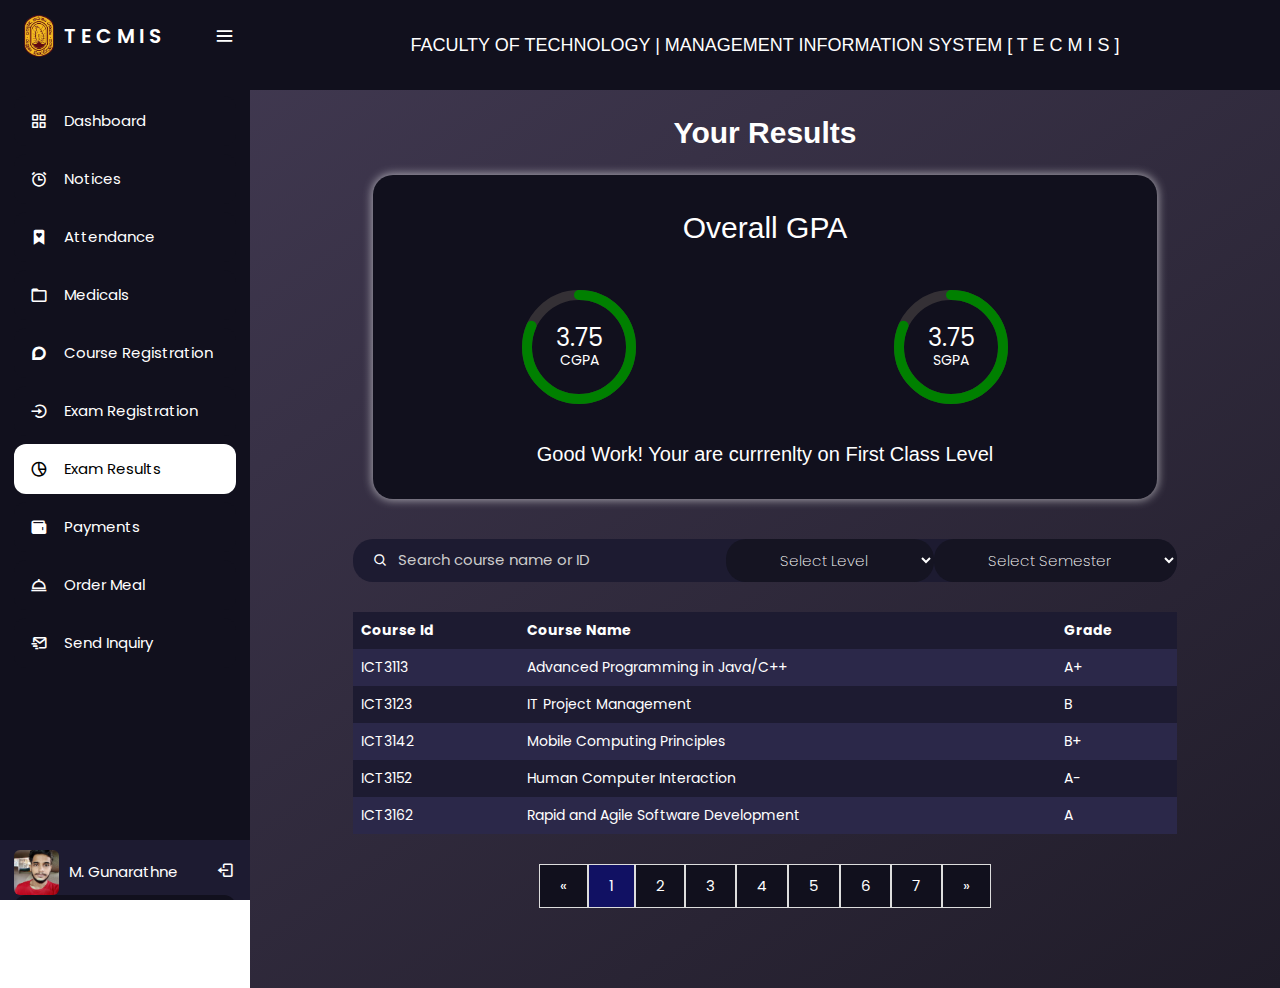
<file: techmis_new/results.html>
<!DOCTYPE html>
<!-- Created by CodingLab |www.youtube.com/c/CodingLabYT-->
<html lang="en" dir="ltr">
  <head>
    <meta charset="UTF-8" />
    <title>T E C M I S | FoT University of Ruhuna</title>
    <link rel="stylesheet" href="style.css" />
    <!-- Boxicons CDN Link -->
    <link
      href="https://unpkg.com/boxicons@2.0.7/css/boxicons.min.css"
      rel="stylesheet"
    />
    <script src="https://ajax.googleapis.com/ajax/libs/jquery/3.6.0/jquery.min.js"></script>
    <link rel="stylesheet" href="https://www.w3schools.com/w3css/4/w3.css" />
    <meta name="viewport" content="width=device-width, initial-scale=1.0" />
  </head>
  <body>
    <div class="sidebar open">
      <div class="logo-details">
        <img class="logo" src="assets/img/logo.png" alt="" />
        <div class="logo_name">T E C M I S</div>
        <i class="bx bx-menu" id="btn"></i>
      </div>
      <ul class="nav-list">
        <li>
          <a href="dashboard.html">
            <i class="bx bx-grid-alt"></i>
            <span class="links_name">Dashboard</span>
          </a>
          <span class="tooltip">Dashboard</span>
        </li>
        <li>
          <a href="notices.html">
            <i class="bx bx-alarm"></i>
            <span class="links_name">Notices</span>
          </a>
          <span class="tooltip">Notices</span>
        </li>
        <li>
          <a href="attendance.html">
            <i class="bx bxs-bookmark-heart"></i>
            <span class="links_name">Attendance</span>
          </a>
          <span class="tooltip">Attendance</span>
        </li>
        <li>
          <a href="medicals.html">
            <i class="bx bx-folder"></i>
            <span class="links_name">Medicals</span>
          </a>
          <span class="tooltip">Medicals</span>
        </li>
        <li>
          <a href="courses.html">
            <i class="bx bxl-discourse"></i>
            <span class="links_name">Course Registration</span>
          </a>
          <span class="tooltip">Course Registration</span>
        </li>
        <li>
          <a href="exams.html">
            <i class="bx bx-log-in-circle"></i>
            <span class="links_name">Exam Registration</span>
          </a>
          <span class="tooltip">Exam Registration</span>
        </li>
        <li>
          <a href="results.html" class="active">
            <i class="bx bx-pie-chart-alt-2"></i>
            <span class="links_name">Exam Results</span>
          </a>
          <span class="tooltip">Exam Results</span>
        </li>
        <li>
          <a href="payments.html">
            <i class="bx bxs-wallet"></i>
            <span class="links_name">Payments</span>
          </a>
          <span class="tooltip">Payments</span>
        </li>
        <li>
          <a href="meals.html">
            <i class="bx bx-dish"></i>
            <span class="links_name">Order Meal</span>
          </a>
          <span class="tooltip">Order Meal</span>
        </li>
        <li>
          <a href="contact.html">
            <i class="bx bx-mail-send"></i>
            <span class="links_name">Send Inquiry</span>
          </a>
          <span class="tooltip">Send Inquiry</span>
        </li>

        <li class="profile">
          <div class="profile-details">
            <img src="assets/img/profile.jpg" alt="profileImg" />
            <div class="name_job">
              <div class="name">M. Gunarathne</div>
            </div>
          </div>
          <a href="index.html"><i class="bx bx-log-out" id="log_out"></i></a>
        </li>
      </ul>
    </div>
    <section class="home-section">
      <div class="top-bar">
        <h1 class="title">
          Faculty of Technology | Management Information System [ T E C M I S ]
        </h1>
      </div>
      <h2 class="page-title">Your Results</h2>
      <div
        class="dashboard-body"
        style="display: block; width: 80%; margin: auto; padding-top: 0"
      >
        <div class="col col-left">
          <h2 class="sub-title">Overall GPA</h2>
          <div class="gpa-board">
            <div class="frame">
              <div>
                <div class="circle-big">
                  <div class="text">
                    3.75
                    <div class="small">CGPA</div>
                  </div>
                  <svg>
                    <circle class="bg" cx="57" cy="57" r="52"></circle>
                    <circle class="progress" cx="57" cy="57" r="52"></circle>
                  </svg>
                </div>
              </div>
            </div>
            <div class="frame">
              <div>
                <div class="circle-big">
                  <div class="text">
                    3.75
                    <div class="small">SGPA</div>
                  </div>
                  <svg>
                    <circle class="bg" cx="57" cy="57" r="52"></circle>
                    <circle class="progress" cx="57" cy="57" r="52"></circle>
                  </svg>
                </div>
              </div>
            </div>
          </div>
          <h4 style="text-align: center">
            Good Work! Your are currrenlty on First Class Level
          </h4>
        </div>
      </div>
      <div class="search-bar" style="margin: auto; margin-top: 40px">
        <div
          style="
            display: flex;
            justify-content: flex-start;
            align-items: center;
          "
        >
          <i class="bx bx-search"></i>
          <input
            class=""
            type="text"
            name="end"
            id=""
            placeholder="Search course name or ID"
          />
        </div>

        <select name="" id="" class="category-filter">
          <option value="">Select Level</option>
          <option value="">Level 01</option>
          <option value="">Level 02</option>
          <option value="">Level 03</option>
          <option value="">Level 04</option>
        </select>
        <select name="" id="" class="category-filter">
          <option value="">Select Semester</option>
          <option value="">Semester 01</option>
          <option value="">Semester 02</option>
        </select>
      </div>
      <table
        class="notice-table all-table"
        style="width: 80%; margin: auto; margin-top: 30px"
      >
        <tr class="heading">
          <th>Course Id</th>
          <th>Course Name</th>
          <th>Grade</th>
        </tr>
        <tr>
          <td>ICT3113</td>
          <td>Advanced Programming in Java/C++</td>
          <td>A+</td>
        </tr>
        <tr>
          <td>ICT3123</td>
          <td>IT Project Management</td>
          <td>B</td>
        </tr>
        <tr>
          <td>ICT3142</td>
          <td>Mobile Computing Principles</td>
          <td>B+</td>
        </tr>
        <tr>
          <td>ICT3152</td>
          <td>Human Computer Interaction</td>
          <td>A-</td>
        </tr>
        <tr>
          <td>ICT3162</td>
          <td>Rapid and Agile Software Development</td>
          <td>A</td>
        </tr>
      </table>
      <div class="b-pagination-outer" style="margin-top: 30px">
        <ul id="border-pagination">
          <li><a class="" href="#">«</a></li>
          <li><a href="#" class="active">1</a></li>
          <li><a href="#">2</a></li>
          <li><a href="#">3</a></li>
          <li><a href="#">4</a></li>
          <li><a href="#">5</a></li>
          <li><a href="#">6</a></li>
          <li><a href="#">7</a></li>
          <li><a href="#">»</a></li>
        </ul>
      </div>
    </section>

    <script src="script.js"></script>
  </body>
</html>
</file>
<file: techmis_new/style.css>
/* Google Font Link */
@import url('https://fonts.googleapis.com/css2?family=Poppins:wght@200;300;400;500;600;700&display=swap');
*{
  margin: 0;
  padding: 0;
  box-sizing: border-box;
  font-family: "Poppins" , sans-serif;
}
select,option{
  font-weight: 200 !important;
}
.sidebar{
  position: fixed;
  left: 0;
  top: 0;
  height: 100%;
  width: 78px;
  background: #11101D;
  padding: 6px 14px;
  z-index: 99;
  transition: all 0.5s ease;
}
.sidebar.open{
  width: 250px;
}
.sidebar .logo-details{
  height: 60px;
  display: flex;
  align-items: center;
  position: relative;
}
.sidebar .logo-details .icon{
  opacity: 0;
  transition: all 0.5s ease;
}
.sidebar .logo-details .logo_name{
  color: #fff;
  font-size: 20px;
  font-weight: 600;
  opacity: 0;
  transition: all 0.5s ease;
}
.sidebar.open .logo-details .icon,
.sidebar.open .logo-details .logo_name{
  opacity: 1;
}
.sidebar .logo-details #btn{
  position: absolute;
  top: 50%;
  right: 0;
  transform: translateY(-50%);
  font-size: 22px;
  transition: all 0.4s ease;
  font-size: 23px;
  text-align: center;
  cursor: pointer;
  transition: all 0.5s ease;
}
.sidebar.open .logo-details #btn{
  text-align: right;
}
.sidebar i{
  color: #fff;
  height: 60px;
  min-width: 50px;
  font-size: 28px;
  text-align: center;
  line-height: 60px;
}
.sidebar .nav-list{
  margin-top: 30px;
  height: 100%;
}
.sidebar li{
  position: relative;
  margin: 8px 0;
  list-style: none;
}
.sidebar li .tooltip{
  position: absolute;
  top: -20px;
  left: calc(100% + 15px);
  z-index: 3;
  background: #fff;
  box-shadow: 0 5px 10px rgba(0, 0, 0, 0.3);
  padding: 6px 12px;
  border-radius: 4px;
  font-size: 15px;
  font-weight: 400;
  opacity: 0;
  white-space: nowrap;
  pointer-events: none;
  transition: 0s;
}
.sidebar li:hover .tooltip{
  opacity: 1;
  pointer-events: auto;
  transition: all 0.4s ease;
  top: 50%;
  transform: translateY(-50%);
}
.sidebar.open li .tooltip{
  display: none;
}
.sidebar input{
  font-size: 15px;
  color: #FFF;
  font-weight: 400;
  outline: none;
  height: 50px;
  width: 100%;
  width: 50px;
  border: none;
  border-radius: 12px;
  transition: all 0.5s ease;
  background: #1d1b31;
}
.sidebar.open input{
  padding: 0 20px 0 50px;
  width: 100%;
}
.sidebar .bx-search{
  position: absolute;
  top: 50%;
  left: 0;
  transform: translateY(-50%);
  font-size: 22px;
  background: #1d1b31;
  color: #FFF;
}
.sidebar.open .bx-search:hover{
  background: #1d1b31;
  color: #FFF;
}
.sidebar .bx-search:hover{
  background: #FFF;
  color: #11101d;
}
.sidebar li a{
  display: flex;
  height: 100%;
  width: 100%;
  border-radius: 12px;
  align-items: center;
  text-decoration: none;
  transition: all 0.4s ease;
  background: #11101D;
}
.sidebar li a:hover{
  background: #FFF;
}
.active{
  background: #FFF !important;
}
.active span,.active i{
  color: black !important;
}
.sidebar li a .links_name{
  color: #fff;
  font-size: 15px;
  font-weight: 400;
  white-space: nowrap;
  opacity: 0;
  pointer-events: none;
  transition: 0.4s;
}
.sidebar.open li a .links_name{
  opacity: 1;
  pointer-events: auto;
}
.sidebar li a:hover .links_name,
.sidebar li a:hover i{
  transition: all 0.5s ease;
  color: #11101D;
}
.sidebar li i{
  height: 50px;
  line-height: 50px;
  font-size: 18px;
  border-radius: 12px;
}
.sidebar li.profile{
  position: fixed;
  height: 60px;
  width: 78px;
  left: 0;
  bottom: -8px;
  padding: 10px 14px;
  background: #1d1b31;
  transition: all 0.5s ease;
  overflow: hidden;
}
.sidebar.open li.profile{
  width: 250px;
}
.sidebar li .profile-details{
  display: flex;
  align-items: center;
  flex-wrap: nowrap;
}
.sidebar li img{
  height: 45px;
  width: 45px;
  object-fit: cover;
  border-radius: 6px;
  margin-right: 10px;
}
.sidebar li.profile .name,
.sidebar li.profile .job{
  font-size: 15px;
  font-weight: 400;
  color: #fff;
  white-space: nowrap;
}
.sidebar li.profile .job{
  font-size: 12px;
}
.sidebar .profile #log_out{
  position: absolute;
  top: 50%;
  right: 0;
  transform: translateY(-50%);
  background: #1d1b31;
  width: 100%;
  height: 60px;
  line-height: 60px;
  border-radius: 0px;
  transition: all 0.5s ease;
}
.sidebar.open .profile #log_out{
  width: 50px;
  background: none;
}
.home-section{
  position: relative;
  min-height: 100vh;
  top: 0;
  left: 78px;
  width: calc(100% - 78px);
  transition: all 0.5s ease;
  z-index: 2;
  background: #413951;
  background: linear-gradient(145deg, #413951 0%, #201c29 100%);
  filter: progid:DXImageTransform.Microsoft.gradient( startColorstr='#413951', endColorstr='#201c29',GradientType=0 );
  color: #fff;
  padding-bottom: 30px;
}
.login{
  background: #413951;
  background: linear-gradient(145deg, #413951 0%, #201c29 100%);
  filter: progid:DXImageTransform.Microsoft.gradient( startColorstr='#413951', endColorstr='#201c29',GradientType=0 );
  color: #fff;
  min-height: 100vh;
  padding: 0;
  display: flex;
  justify-content: center;
  align-items: center;

}
.login-section{
display: flex;
justify-content: space-around;
align-items: center;
width: 80%;
min-height: 80vh;

}
.login-section div{
  flex: 1;
}
.details{
  background-color: #161527;
  min-height: 80vh;
  padding:50px;
}
.login-form-container{
  padding:50px;
}

.logo-img{
  display: flex;
  justify-content: center;
}
.sidebar.open ~ .home-section{
  left: 250px;
  width: calc(100% - 250px);
}

/* Top Bar */
.top-bar{
  background-color: #11101D;
  min-height: 10vh;
  color: white;
  display: flex;
  justify-content: space-around;
  align-items: center;
}
.logo{
  max-width: 30px;
  height: auto;
  object-fit: cover;
  margin: 0 10px;
}
.title{
  text-align: center;
  font-weight: 400;
  font-size: 1.2rem;
  text-transform: uppercase;
}
.sub-title{
  text-align: center;
  font-weight: 400;
}

/* Dashboard */
.dashboard-body{
  display: flex;
  justify-content: space-around;
  padding-top: 40px;
  flex-wrap: wrap;

}


.dashboard-body .col{
  flex:1;
}
.gpa-board{
  display: flex;
  flex-wrap: wrap;
  justify-content: space-around;
}
.col{
background-color: #11101D;
margin:20px;
padding: 20px;
border-radius: 20px;
box-shadow: rgba(255, 255, 255, 0.579) 0 0 10px 1px;
}

/* GPA Progress bar */


.circle-big {
  position: relative;
  width: 114px;
  height: 114px;
  margin: 30px auto 25px auto;
}

.circle-big svg {
  width: 114px;
  height: 114px;
}

.circle-big .bg {
  fill: none;
  stroke-width: 10px;
  stroke: #343035;
}

.circle-big .progress {
  fill: none;
  stroke-width: 10px;
  stroke: green;
  stroke-linecap: round;
  stroke-dasharray: 326.56;
  stroke-dashoffset: 60;
          transform: rotate(-90deg);
          transform-origin: 50% 50%;
          animation: big 1.5s ease-in-out;
}

.circle-big .text {
  position: absolute;
  width: 100%;
  top: 37px;
  font-size: 24px;
  text-align: center;
  font-weight: 400;
  line-height: 22px;
}

.circle-big .text .small {
  font-size: 14px;
  color: #fff;
}

.circles-small {
  margin: 0 auto;
  width: 400px;
  height: 80px;
  text-align: center;
}

.circle-small {
  display: inline-block;
  position: relative;
  width: 80px;
  height: 80px;
  margin: 0 20px;
}

.circle-small svg {
  width: 80px;
  height: 80px;
}

.circle-small .bg {
  fill: none;
  stroke-width: 6px;
  stroke: #343035;
}

.circle-small .progress {
  fill: none;
  stroke-width: 6px;
  stroke: #9a0fe0;
  stroke-linecap: round;
  stroke-dasharray: 232.36;
          transform: rotate(-90deg);
          transform-origin: 50% 50%;
}

.circle-small .progress.one {
  stroke-dashoffset: 80;
          animation: one 2.5s ease-in-out, appear 1s;
}

.circle-small .progress.two {
  stroke-dashoffset: 140;
          animation: two 3.5s ease-in-out, appear 2s;
}

.circle-small .text {
  position: absolute;
  width: 100%;
  top: 26px;
  font-size: 17px;
  text-align: center;
  font-weight: 400;
  line-height: 16px;
}

.circle-small .text .small {
  font-size: 12px;
  color: #fff;
}

@keyframes big {
  from {
    stroke-dashoffset: 326.56;
  }
  to {
    stroke-dashoffset: 60;
  }
}

@keyframes one {
  from {
    stroke-dashoffset: 232.36;
  }
  to {
    stroke-dashoffset: 80;
  }
}

@keyframes two {
  from {
    stroke-dashoffset: 232.36;
  }
  to {
    stroke-dashoffset: 140;
  }
}

@keyframes appear {
	0%, 50% {
		opacity: 0;
	}
	100% {
		opacity: 1;
	}
}
.mentor-details{
  display: flex;
  flex-wrap: wrap;
  justify-content: space-around;
  align-items: center;
  padding-top:20px;

}
.mentor-details table tr td:first-child{
padding-right: 10px;
}

.mentor-details table tr td{
  padding-top: 10px;
  }


.mentor-img img{
  border-radius: 10px;
  box-shadow: black 0px 0px 10px 10px;
}

/* Overall Attendance */
.att-container{
  height:15px;
  background-color: #ccc;
  position: relative;
  border-radius: 7px;
}
.att-container .progress-bar{
  position: absolute;
  height: 100%;
  border-radius: 7px;
  background: rgb(235,35,35);
  background: linear-gradient(90deg, rgba(235,35,35,1) 0%, rgba(214,142,41,1) 12%, rgba(63,119,18,1) 65%);
  animation: progress-annimation 2s forwards;
  
}
.att-bar-row{
  display: flex;
  flex-wrap: wrap;
  justify-content: flex-start;
  padding-top: 10px;
}
.att-bar-row div{
  flex:1;
}
.overall-attendance{
  margin: 0 10px;
}
.dashboard-body .course-title {
  font-size: 1rem;
  margin-top: 20px;
  color: white
}
small{
  font-size: 0.9rem;
  text-align: center;
  color:#ccc;
}
.progress-text{
  font-size: 0.7rem;
}

.notice-table{
  border-collapse: collapse;
  width: 100%;
}
.notice-table th,.notice-table td{
  padding: 8px;
  text-align: left;
  font-size: 14px;
}
.notice-table tr{
  background: #2b2849;
}

.notice-table tr:nth-child(odd){background-color: #1d1b31;}
.heading{
  background: #12111f;
}
.notice-table tr:hover{
  background: #050509;
  cursor: pointer;

}
button.view{
  background-color:#2b0e6a ;
  border: none;
  outline: none;
  color: white;
  padding: 2px 5px;
  width: 100%;
  border: 1px solid white;
}
button.view:hover{
  background-color:#000000 ;
  cursor:pointer;
}

/* Search Bar */
.search-bar{
  background-color: #1d1b31;
  width: 80%;
  border-radius: 20px;
  display: flex;
  justify-content: space-between;
}
.search-bar i{
  padding-left: 20px;
}
.search-bar input{
  background-color: transparent;
  border: none;
  outline: none;
  padding: 10px 10px;
  color: white;
  width: 100%;
 
}

.category-filter{
  background-color: #151422;
  border: none;
  outline: none;
  padding: 0 50px;
  border-radius: 20px;
  color: white;
  cursor: pointer;
  
}
.category-filter:hover{
  background-color: #000000;
}
.search-bar div:first-child{
  flex:1;
}

.all-table{
  width: 80%;
  margin: 30px 20px;
}
.page-title{
  text-align: center;
  margin-top: 20px;
  font-weight: bold;
}


/* border-pagination */
.b-pagination-outer {
  width: 100%;
  margin: 0 auto;
  text-align: center;
  overflow: hidden;
  display: flex;
  margin-bottom: 50px;
}
#border-pagination {
  margin: 0 auto;
  padding: 0;
  text-align: center
}
#border-pagination li {
  display: inline;

}
#border-pagination li a {
  display: block;
  text-decoration: none;
  color: #000;
  padding: 10px 20px;
  border: 1px solid #ddd;
  float: left;

}
#border-pagination li a {
  -webkit-transition: background-color 0.4s;
  transition: background-color 0.4s;
  background-color: #11101D;
  color: white;
}
#border-pagination li a.active {
  background-color: #111163 !important;
  color: #fff;
}
#border-pagination li a:hover:not(.active) {
  background: rgb(54, 54, 54);
}
.status-box{
  display: flex;
  justify-content: center;
}
.status{
  text-align: center;
  background-color: rgb(207, 135, 28);
  margin: auto;
  padding: 5px 10px;
  box-shadow: 0px 0px 1px 1px rgb(255, 255, 255);
  cursor: pointer;
}

.status:hover{
  background-color: rgb(247, 173, 62);
}
.approved{
  background-color: rgb(0, 80, 14);
}
.approved:hover{
  background-color: rgb(0, 142, 26);
}
.cancelled{
  background-color: rgb(170, 4, 4);
}
.cancelled:hover{
  background-color: rgb(236, 22, 22);
}
/* Medical Form */
.medical-form{
  width: 80%;
  margin:auto;
  padding:20px 30px;
  padding-bottom: 50px;
  background-color: #11101D;
}

.form-control{
  background: #1d1b31;
  width: 100%;
  padding: 10px 20px;
  margin-bottom: 20px;
}
.form-control input{
  background-color: transparent;
  border: none;
  outline: none;
  color: #ccc;
  width: 100%;
}
.form-select{
  background: #1d1b31;
  color: white;
  padding: 5px;
}
::-webkit-calendar-picker-indicator {
    filter: invert(1);
}
.sub-heading{
  text-align: center !important;
  margin-bottom: 30px !important;
}
.form-lable{
  margin-bottom: 20px !important;
}
::placeholder {
  color: #ccc;
}
input[type=file]::file-selector-button {
  border: 2px solid #040024;
  padding: .2em .4em;
  border-radius: .2em;
  background-color: #040024;
  color: white;
  transition: 1s;
}
.submit,.add-meals{
  background-color:#250179 ;
  border: none;
  outline: none;
  color: white;
  padding: 10px 15px;
  width: 100%;
  cursor: pointer;
}
.add-meals{
  width: 20%;
  background-color: rgb(54, 93, 16);
}
.submit:hover{
  background-color:#1d0853 ;
}

.card-detail{
  display: flex;
  justify-content: space-between;
  flex-wrap: wrap;
}
.card-detail div label{
  margin-bottom: 10px;
}

.btn-red{
  background-color: red;
}
.btn-red:hover{
  background-color: red;
}
.meal-items{
  display: flex;
  justify-content: flex-start;
  flex-wrap: wrap;
  width: 50%;
}
.meal-items div{
  flex: 1;
}
@media screen and (max-width: 700px) {
  .add-meals{
    width: 50%;
  }
  .meal-items{
      width: 100%;
  }
}

.item-count{
  background-color: #302d50 !important;
  text-align: center;
  padding: 7px 0;
}
.inquiry-desciption{
  width: 100%;
  background-color: transparent;
  border: none;
  color: white;
  outline: none;
}
</file>
